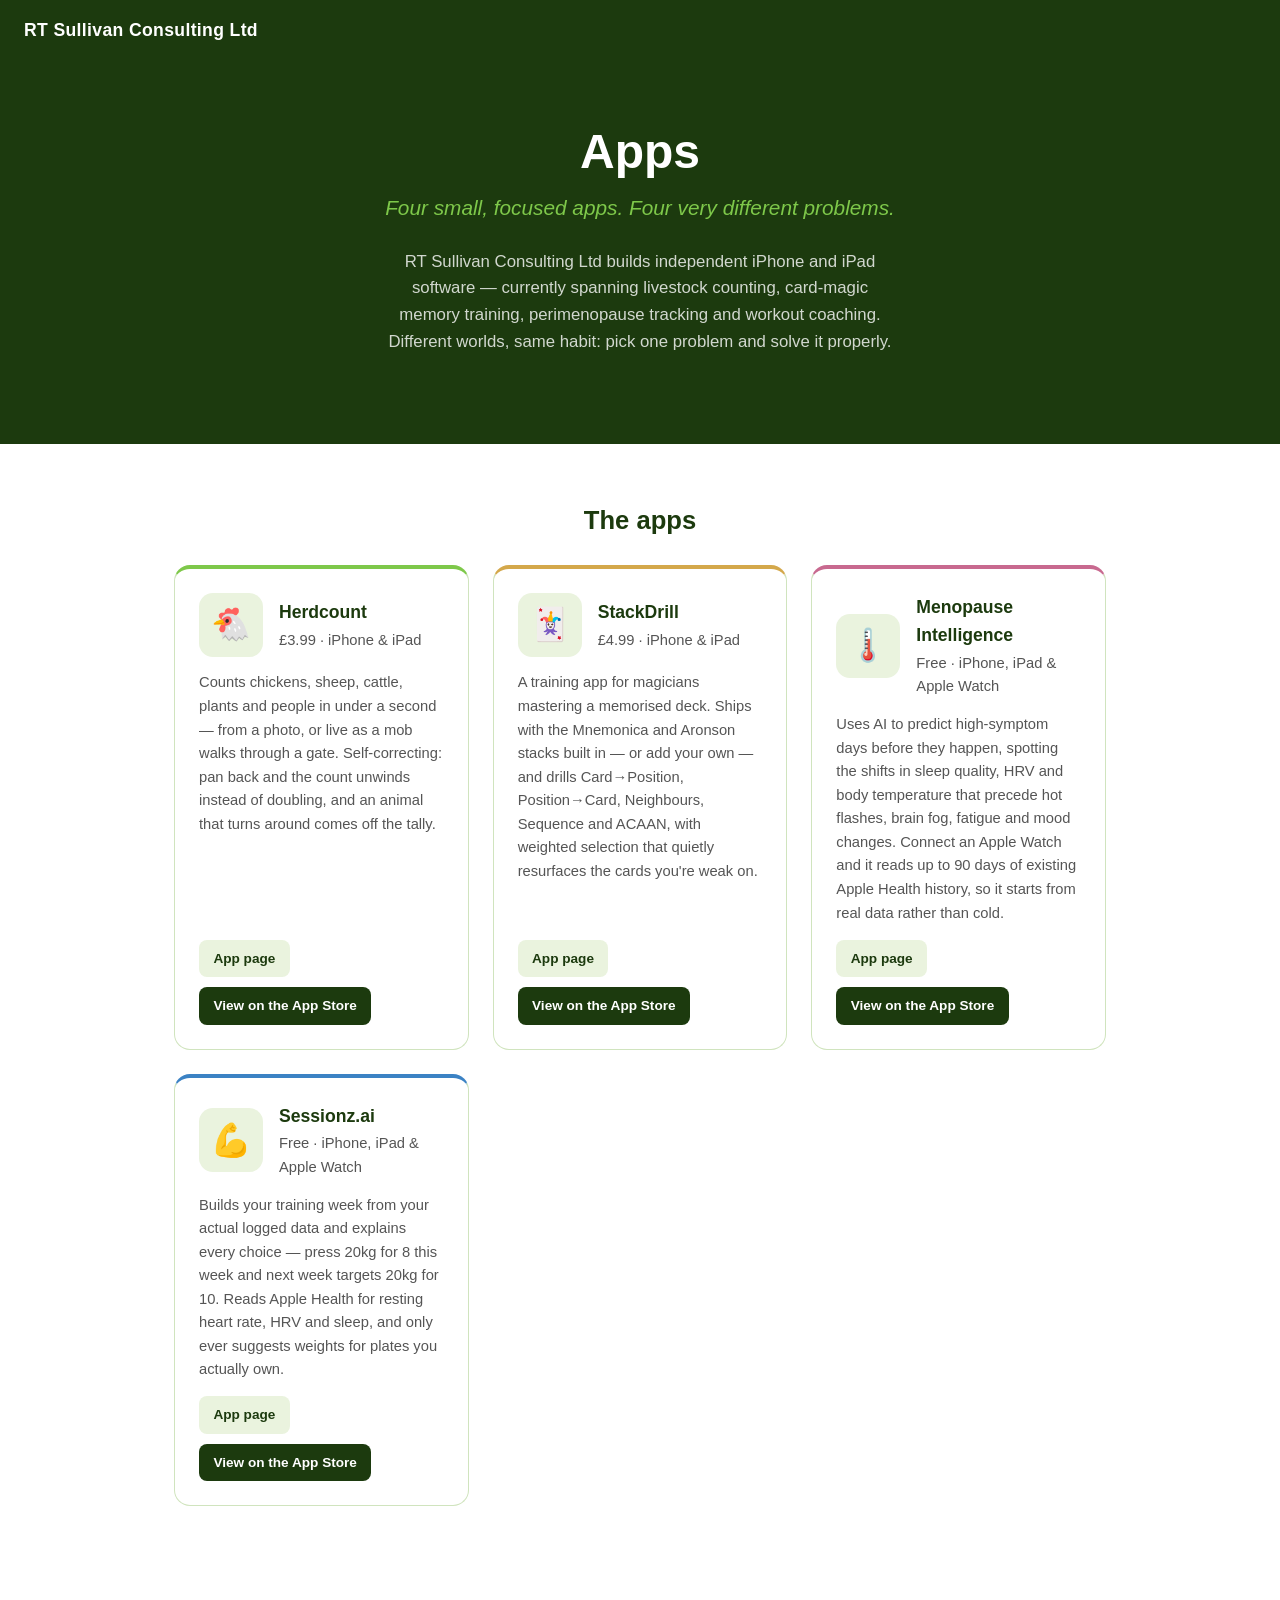
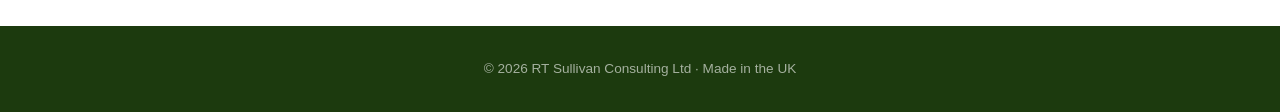
<file: index.html>
<!DOCTYPE html>
<html lang="en">
<head>
  <meta charset="UTF-8">
  <meta name="viewport" content="width=device-width, initial-scale=1.0">
  <title>RT Sullivan Consulting Ltd — Apps</title>
  <meta name="description" content="iPhone and iPad apps by RT Sullivan Consulting Ltd: Herdcount, StackDrill, Menopause Intelligence and Sessionz.ai.">
  <link rel="stylesheet" href="style.css">
</head>
<body>

<nav>
  <a class="nav-brand" href="/">RT Sullivan Consulting Ltd</a>
</nav>

<div class="hero">
  <h1>Apps</h1>
  <p class="hero-tagline">Four small, focused apps. Four very different problems.</p>
  <p class="hero-sub">RT Sullivan Consulting Ltd builds independent iPhone and iPad software — currently
    spanning livestock counting, card-magic memory training, perimenopause tracking and workout
    coaching. Different worlds, same habit: pick one problem and solve it properly.</p>
</div>

<section>
  <div class="container-wide">
    <h2>The apps</h2>
    <div class="app-grid">

      <article class="app-card app-card--herdcount">
        <div class="app-card-top">
          <span class="app-icon">
            <img src="https://is1-ssl.mzstatic.com/image/thumb/Purple211/v4/4e/7c/43/4e7c4391-35ea-5fff-c917-86b00e2a8bb2/AppIcon-0-0-1x_U007ephone-0-1-85-220.png/512x512bb.jpg"
                 alt="Herdcount app icon" width="64" height="64" loading="lazy"
                 onerror="this.replaceWith(Object.assign(document.createElement('span'),{className:'app-icon-fallback',textContent:'🐔'}))">
          </span>
          <div>
            <h3><a href="/herdcount/">Herdcount</a></h3>
            <p class="app-card-meta">£3.99 · iPhone &amp; iPad</p>
          </div>
        </div>
        <p>Counts chickens, sheep, cattle, plants and people in under a second — from a photo, or live
          as a mob walks through a gate. Self-correcting: pan back and the count unwinds instead of
          doubling, and an animal that turns around comes off the tally.</p>
        <div class="app-card-actions">
          <a class="btn-card" href="/herdcount/">App page</a>
          <a class="btn-card btn-card-store" href="https://apps.apple.com/gb/app/herdcount/id6765711537">View on the App Store</a>
        </div>
      </article>

      <article class="app-card app-card--stackdrill">
        <div class="app-card-top">
          <span class="app-icon">
            <img src="https://is1-ssl.mzstatic.com/image/thumb/Purple221/v4/b8/69/ce/b869ce41-003c-0230-00e4-45533e63be98/AppIcon-0-0-1x_U007epad-0-1-85-220.png/512x512bb.jpg"
                 alt="StackDrill app icon" width="64" height="64" loading="lazy"
                 onerror="this.replaceWith(Object.assign(document.createElement('span'),{className:'app-icon-fallback',textContent:'🃏'}))">
          </span>
          <div>
            <h3><a href="/stackdrill/">StackDrill</a></h3>
            <p class="app-card-meta">£4.99 · iPhone &amp; iPad</p>
          </div>
        </div>
        <p>A training app for magicians mastering a memorised deck. Ships with the Mnemonica and
          Aronson stacks built in — or add your own — and drills Card→Position, Position→Card,
          Neighbours, Sequence and ACAAN, with weighted selection that quietly resurfaces the cards
          you're weak on.</p>
        <div class="app-card-actions">
          <a class="btn-card" href="/stackdrill/">App page</a>
          <a class="btn-card btn-card-store" href="https://apps.apple.com/gb/app/stackdrill/id6778773023">View on the App Store</a>
        </div>
      </article>

      <article class="app-card app-card--menopause">
        <div class="app-card-top">
          <span class="app-icon">
            <img src="https://is1-ssl.mzstatic.com/image/thumb/Purple211/v4/60/d1/0f/60d10faf-881b-a87f-53f6-cabb57ddb9d7/AppIcon-0-0-1x_U007epad-0-1-85-220.png/512x512bb.jpg"
                 alt="Menopause Intelligence app icon" width="64" height="64" loading="lazy"
                 onerror="this.replaceWith(Object.assign(document.createElement('span'),{className:'app-icon-fallback',textContent:'🌡️'}))">
          </span>
          <div>
            <h3><a href="/menopause-intelligence/">Menopause Intelligence</a></h3>
            <p class="app-card-meta">Free · iPhone, iPad &amp; Apple Watch</p>
          </div>
        </div>
        <p>Uses AI to predict high-symptom days before they happen, spotting the shifts in sleep
          quality, HRV and body temperature that precede hot flashes, brain fog, fatigue and mood
          changes. Connect an Apple Watch and it reads up to 90 days of existing Apple Health
          history, so it starts from real data rather than cold.</p>
        <div class="app-card-actions">
          <a class="btn-card" href="/menopause-intelligence/">App page</a>
          <a class="btn-card btn-card-store" href="https://apps.apple.com/gb/app/menopause-intelligence/id6766575760">View on the App Store</a>
        </div>
      </article>

      <article class="app-card app-card--sessionz">
        <div class="app-card-top">
          <span class="app-icon">
            <img src="https://is1-ssl.mzstatic.com/image/thumb/Purple211/v4/2e/72/d3/2e72d3fe-0c80-b4eb-b844-c460d8d3d218/AppIcon-0-0-1x_U007ephone-0-1-85-220.png/512x512bb.jpg"
                 alt="Sessionz.ai app icon" width="64" height="64" loading="lazy"
                 onerror="this.replaceWith(Object.assign(document.createElement('span'),{className:'app-icon-fallback',textContent:'💪'}))">
          </span>
          <div>
            <h3><a href="/sessionz/">Sessionz.ai</a></h3>
            <p class="app-card-meta">Free · iPhone, iPad &amp; Apple Watch</p>
          </div>
        </div>
        <p>Builds your training week from your actual logged data and explains every choice — press
          20kg for 8 this week and next week targets 20kg for 10. Reads Apple Health for resting
          heart rate, HRV and sleep, and only ever suggests weights for plates you actually own.</p>
        <div class="app-card-actions">
          <a class="btn-card" href="/sessionz/">App page</a>
          <a class="btn-card btn-card-store" href="https://apps.apple.com/gb/app/sessionz-ai-ai-workout-coach/id6778076527">View on the App Store</a>
        </div>
      </article>

    </div>
  </div>
</section>

<footer>
  <div class="container">
    <p>© 2026 RT Sullivan Consulting Ltd · Made in the UK</p>
  </div>
</footer>

</body>
</html>
</file>
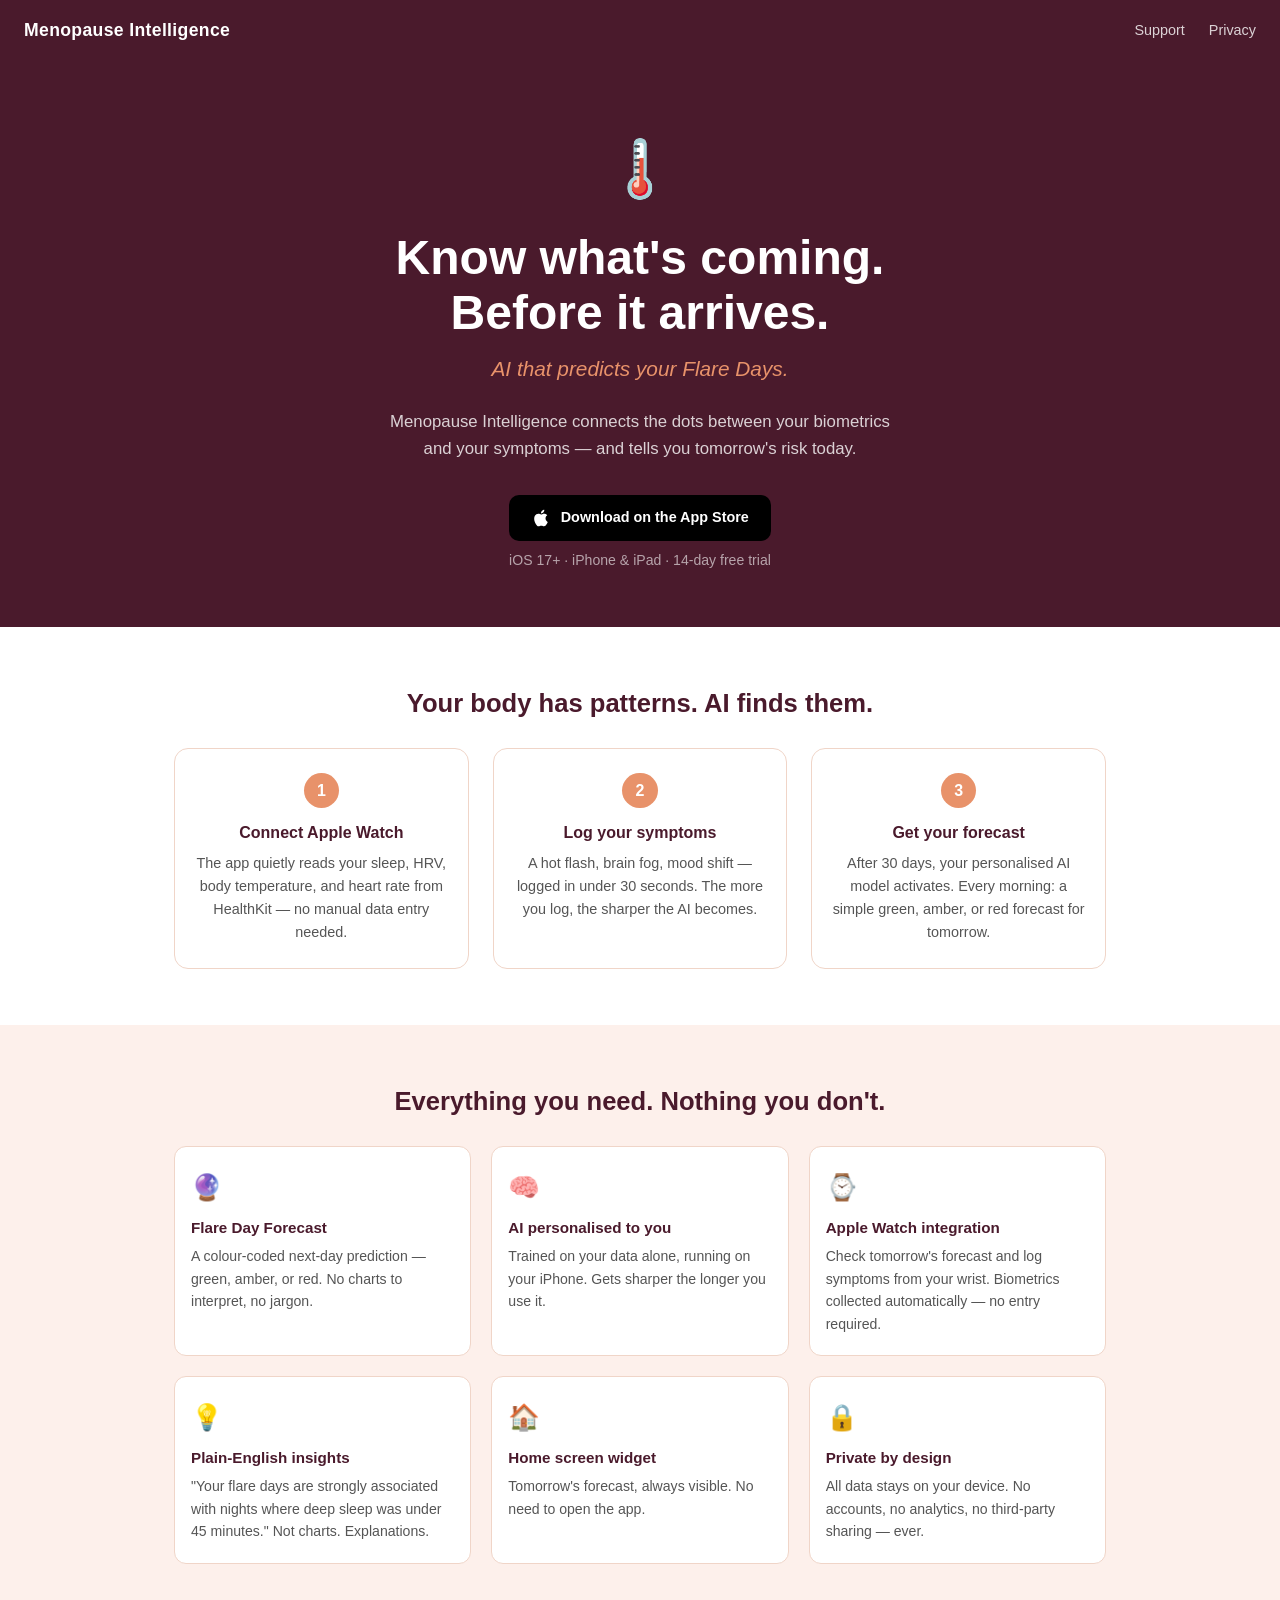
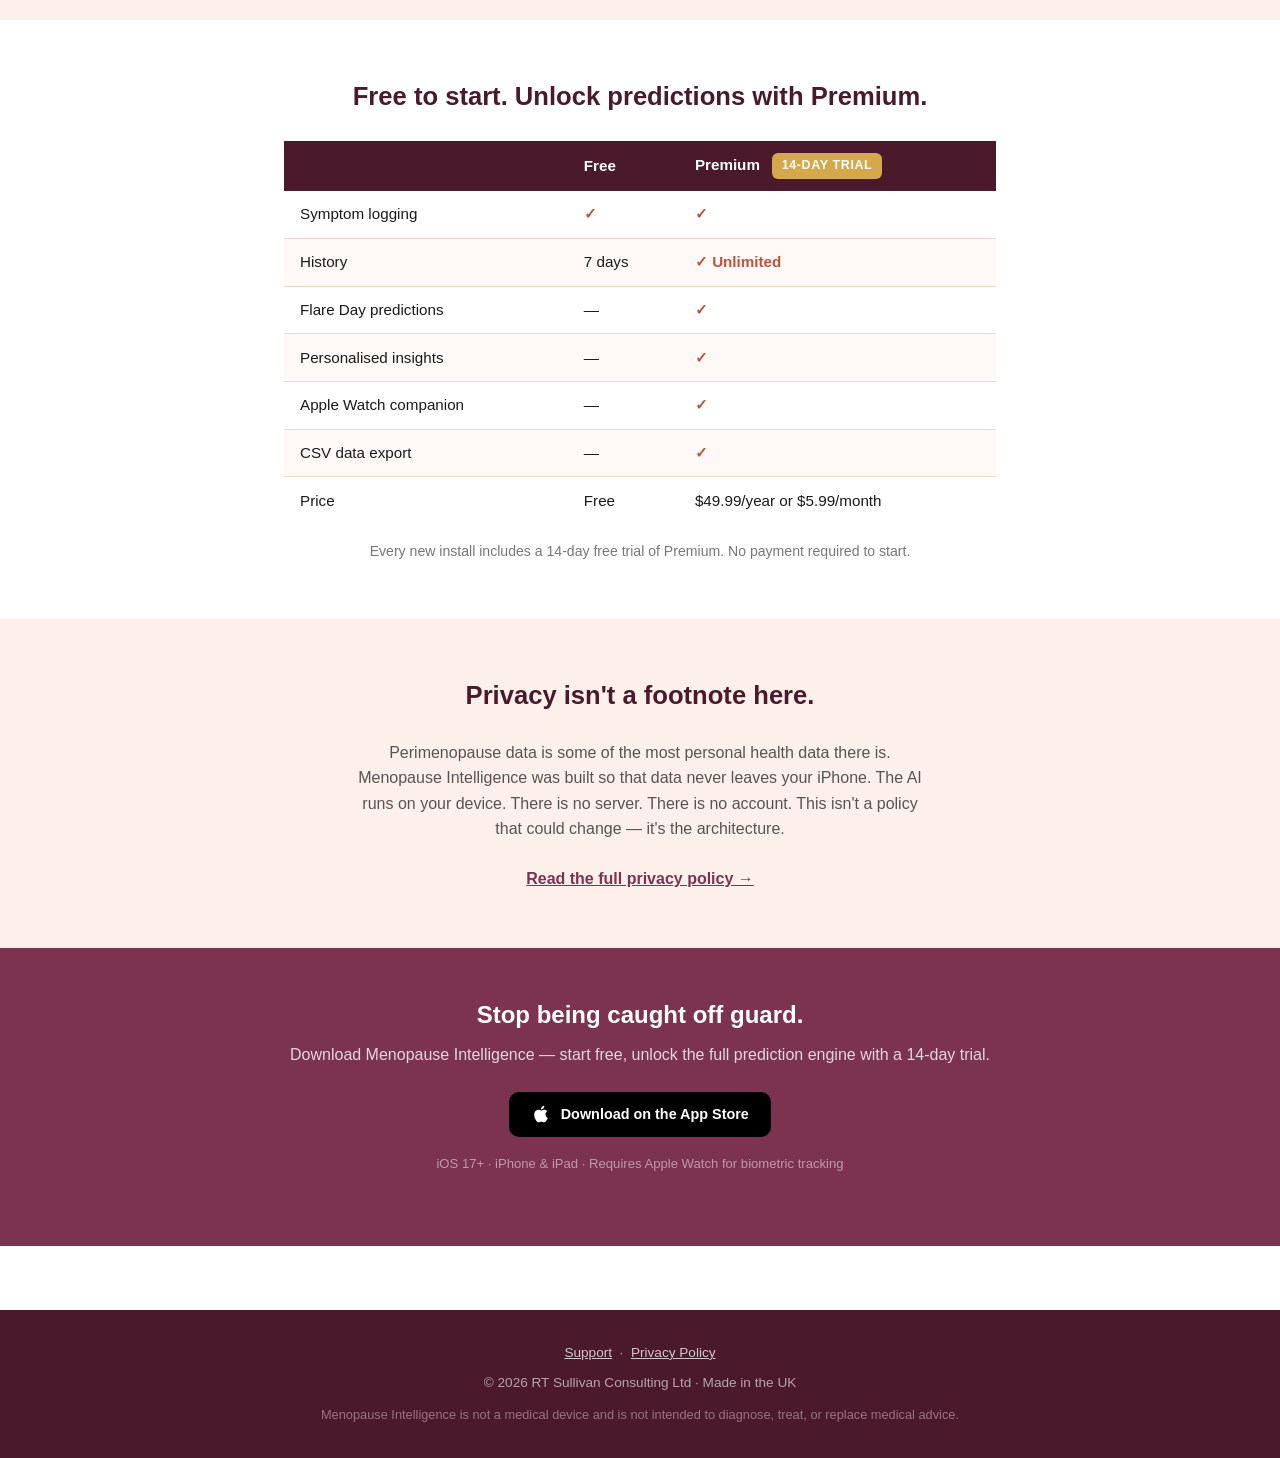
<file: menopause-intelligence/index.html>
<!DOCTYPE html>
<html lang="en">
<head>
  <meta charset="UTF-8">
  <meta name="viewport" content="width=device-width, initial-scale=1.0">
  <title>Menopause Intelligence — Predict your Flare Days with AI</title>
  <meta name="description" content="On-device AI that predicts your high-symptom days before they happen. Private, offline, personalised to you.">
  <link rel="stylesheet" href="../style.css">
  <style>
    :root {
      --forest:    #4A1A2C;
      --meadow:    #7B3350;
      --lime:      #E8926A;
      --highlight: #F0B08A;
      --tint:      #FDF0EB;
      --straw:     #D4A84B;
      --border:    #F0D5C8;
    }

    a { color: var(--meadow); }
    a:hover { color: var(--lime); }

    .nav-links a:hover { color: var(--lime); }

    .hero-tagline { color: var(--lime); }

    .btn-primary {
      background: var(--lime);
      color: #fff;
    }
    .btn-primary:hover { background: var(--highlight); color: #fff; }

    .step-num {
      background: var(--lime);
      color: #fff;
    }

    section:nth-child(even) { background: var(--tint); }

    section h2 { color: var(--forest); }

    .step { border-color: var(--border); }
    .step h3 { color: var(--forest); }

    .feature { border-color: var(--border); }
    .feature h3 { color: var(--forest); }

    .compare th { background: var(--forest); }
    .compare tr:nth-child(even) td { background: rgba(232,146,106,0.06); }
    .compare td { border-color: var(--border); }
    .check { color: #C0523A; }

    .cta-strip { background: var(--meadow); }

    footer { background: var(--forest); }

    .page-header { background: var(--forest); }

    .page-body h2 {
      color: var(--forest);
      border-color: var(--tint);
    }
    .page-body a { color: var(--meadow); }

    .qa dt { color: var(--forest); }

    .trial-badge {
      display: inline-block;
      background: var(--straw);
      color: #fff;
      font-size: 0.78rem;
      font-weight: 700;
      padding: 0.2rem 0.6rem;
      border-radius: 6px;
      letter-spacing: 0.05em;
      text-transform: uppercase;
      margin-left: 0.5rem;
      vertical-align: middle;
    }

    .pricing-note {
      font-size: 0.88rem;
      color: rgba(255,255,255,0.6);
      margin-top: 0.5rem;
    }
  </style>
</head>
<body>

<nav>
  <a class="nav-brand" href="/menopause-intelligence/">Menopause Intelligence</a>
  <ul class="nav-links">
    <li><a href="/menopause-intelligence/support/">Support</a></li>
    <li><a href="/menopause-intelligence/privacy/">Privacy</a></li>
  </ul>
</nav>

<!-- Hero -->
<div class="hero">
  <span class="hero-icon">🌡️</span>
  <h1>Know what's coming.<br>Before it arrives.</h1>
  <p class="hero-tagline">AI that predicts your Flare Days.</p>
  <p class="hero-sub">Menopause Intelligence connects the dots between your biometrics and your symptoms — and tells you tomorrow's risk today.</p>
  <div class="btn-group">
    <a href="https://apps.apple.com/gb/app/menopause-intelligence/id6766575760" class="store-badge" aria-label="Download on the App Store">
      <svg width="20" height="20" viewBox="0 0 24 24" fill="white" aria-hidden="true">
        <path d="M18.71 19.5c-.83 1.24-1.71 2.45-3.05 2.47-1.34.03-1.77-.79-3.29-.79-1.53 0-2 .77-3.27.82-1.31.05-2.3-1.32-3.14-2.53C4.25 17 2.94 12.45 4.7 9.39c.87-1.52 2.43-2.48 4.12-2.51 1.28-.02 2.5.87 3.29.87.78 0 2.26-1.07 3.8-.91.65.03 2.47.26 3.64 1.98-.09.06-2.17 1.28-2.15 3.81.03 3.02 2.65 4.03 2.68 4.04-.03.07-.42 1.44-1.38 2.83M13 3.5c.73-.83 1.94-1.46 2.94-1.5.13 1.17-.34 2.35-1.04 3.19-.69.85-1.83 1.51-2.95 1.42-.15-1.15.41-2.35 1.05-3.11z"/>
      </svg>
      Download on the App Store
    </a>
  </div>
  <p class="pricing-note">iOS 17+ · iPhone &amp; iPad · 14-day free trial</p>
</div>

<!-- How it works -->
<section>
  <div class="container-wide">
    <h2>Your body has patterns. AI finds them.</h2>
    <div class="steps">
      <div class="step">
        <div class="step-num">1</div>
        <h3>Connect Apple Watch</h3>
        <p>The app quietly reads your sleep, HRV, body temperature, and heart rate from HealthKit — no manual data entry needed.</p>
      </div>
      <div class="step">
        <div class="step-num">2</div>
        <h3>Log your symptoms</h3>
        <p>A hot flash, brain fog, mood shift — logged in under 30 seconds. The more you log, the sharper the AI becomes.</p>
      </div>
      <div class="step">
        <div class="step-num">3</div>
        <h3>Get your forecast</h3>
        <p>After 30 days, your personalised AI model activates. Every morning: a simple green, amber, or red forecast for tomorrow.</p>
      </div>
    </div>
  </div>
</section>

<!-- Features -->
<section>
  <div class="container-wide">
    <h2>Everything you need. Nothing you don't.</h2>
    <div class="features">
      <div class="feature">
        <span class="feature-icon">🔮</span>
        <h3>Flare Day Forecast</h3>
        <p>A colour-coded next-day prediction — green, amber, or red. No charts to interpret, no jargon.</p>
      </div>
      <div class="feature">
        <span class="feature-icon">🧠</span>
        <h3>AI personalised to you</h3>
        <p>Trained on your data alone, running on your iPhone. Gets sharper the longer you use it.</p>
      </div>
      <div class="feature">
        <span class="feature-icon">⌚</span>
        <h3>Apple Watch integration</h3>
        <p>Check tomorrow's forecast and log symptoms from your wrist. Biometrics collected automatically — no entry required.</p>
      </div>
      <div class="feature">
        <span class="feature-icon">💡</span>
        <h3>Plain-English insights</h3>
        <p>"Your flare days are strongly associated with nights where deep sleep was under 45 minutes." Not charts. Explanations.</p>
      </div>
      <div class="feature">
        <span class="feature-icon">🏠</span>
        <h3>Home screen widget</h3>
        <p>Tomorrow's forecast, always visible. No need to open the app.</p>
      </div>
      <div class="feature">
        <span class="feature-icon">🔒</span>
        <h3>Private by design</h3>
        <p>All data stays on your device. No accounts, no analytics, no third-party sharing — ever.</p>
      </div>
    </div>
  </div>
</section>

<!-- Pricing -->
<section>
  <div class="container">
    <h2>Free to start. Unlock predictions with Premium.</h2>
    <table class="compare">
      <thead>
        <tr>
          <th></th>
          <th>Free</th>
          <th>Premium <span class="trial-badge">14-day trial</span></th>
        </tr>
      </thead>
      <tbody>
        <tr>
          <td>Symptom logging</td>
          <td class="check">✓</td>
          <td class="check">✓</td>
        </tr>
        <tr>
          <td>History</td>
          <td>7 days</td>
          <td class="check">✓ Unlimited</td>
        </tr>
        <tr>
          <td>Flare Day predictions</td>
          <td>—</td>
          <td class="check">✓</td>
        </tr>
        <tr>
          <td>Personalised insights</td>
          <td>—</td>
          <td class="check">✓</td>
        </tr>
        <tr>
          <td>Apple Watch companion</td>
          <td>—</td>
          <td class="check">✓</td>
        </tr>
        <tr>
          <td>CSV data export</td>
          <td>—</td>
          <td class="check">✓</td>
        </tr>
        <tr>
          <td>Price</td>
          <td>Free</td>
          <td>$49.99/year or $5.99/month</td>
        </tr>
      </tbody>
    </table>
    <p style="text-align:center; margin-top:1rem; font-size:0.88rem; color:#777;">Every new install includes a 14-day free trial of Premium. No payment required to start.</p>
  </div>
</section>

<!-- Privacy callout -->
<section>
  <div class="container">
    <h2>Privacy isn't a footnote here.</h2>
    <p style="text-align:center; max-width:580px; margin:0 auto 1.5rem; color:#555;">Perimenopause data is some of the most personal health data there is. Menopause Intelligence was built so that data never leaves your iPhone. The AI runs on your device. There is no server. There is no account. This isn't a policy that could change — it's the architecture.</p>
    <p style="text-align:center;">
      <a href="/menopause-intelligence/privacy/" style="font-weight:700;">Read the full privacy policy →</a>
    </p>
  </div>
</section>

<!-- CTA -->
<div class="cta-strip">
  <div class="container">
    <h2>Stop being caught off guard.</h2>
    <p>Download Menopause Intelligence — start free, unlock the full prediction engine with a 14-day trial.</p>
    <a href="https://apps.apple.com/gb/app/menopause-intelligence/id6766575760" class="store-badge" aria-label="Download on the App Store">
      <svg width="20" height="20" viewBox="0 0 24 24" fill="white" aria-hidden="true">
        <path d="M18.71 19.5c-.83 1.24-1.71 2.45-3.05 2.47-1.34.03-1.77-.79-3.29-.79-1.53 0-2 .77-3.27.82-1.31.05-2.3-1.32-3.14-2.53C4.25 17 2.94 12.45 4.7 9.39c.87-1.52 2.43-2.48 4.12-2.51 1.28-.02 2.5.87 3.29.87.78 0 2.26-1.07 3.8-.91.65.03 2.47.26 3.64 1.98-.09.06-2.17 1.28-2.15 3.81.03 3.02 2.65 4.03 2.68 4.04-.03.07-.42 1.44-1.38 2.83M13 3.5c.73-.83 1.94-1.46 2.94-1.5.13 1.17-.34 2.35-1.04 3.19-.69.85-1.83 1.51-2.95 1.42-.15-1.15.41-2.35 1.05-3.11z"/>
      </svg>
      Download on the App Store
    </a>
    <p style="margin-top:1rem; font-size:0.82rem; color:rgba(255,255,255,0.5);">iOS 17+ · iPhone &amp; iPad · Requires Apple Watch for biometric tracking</p>
  </div>
</div>

<footer>
  <div class="container">
    <p>
      <a href="/menopause-intelligence/support/">Support</a> &nbsp;·&nbsp;
      <a href="/menopause-intelligence/privacy/">Privacy Policy</a>
    </p>
    <p style="margin-top:0.5rem;">© 2026 RT Sullivan Consulting Ltd · Made in the UK</p>
    <p style="margin-top:0.75rem; font-size:0.8rem; color:rgba(255,255,255,0.4);">Menopause Intelligence is not a medical device and is not intended to diagnose, treat, or replace medical advice.</p>
  </div>
</footer>

</body>
</html>
</file>
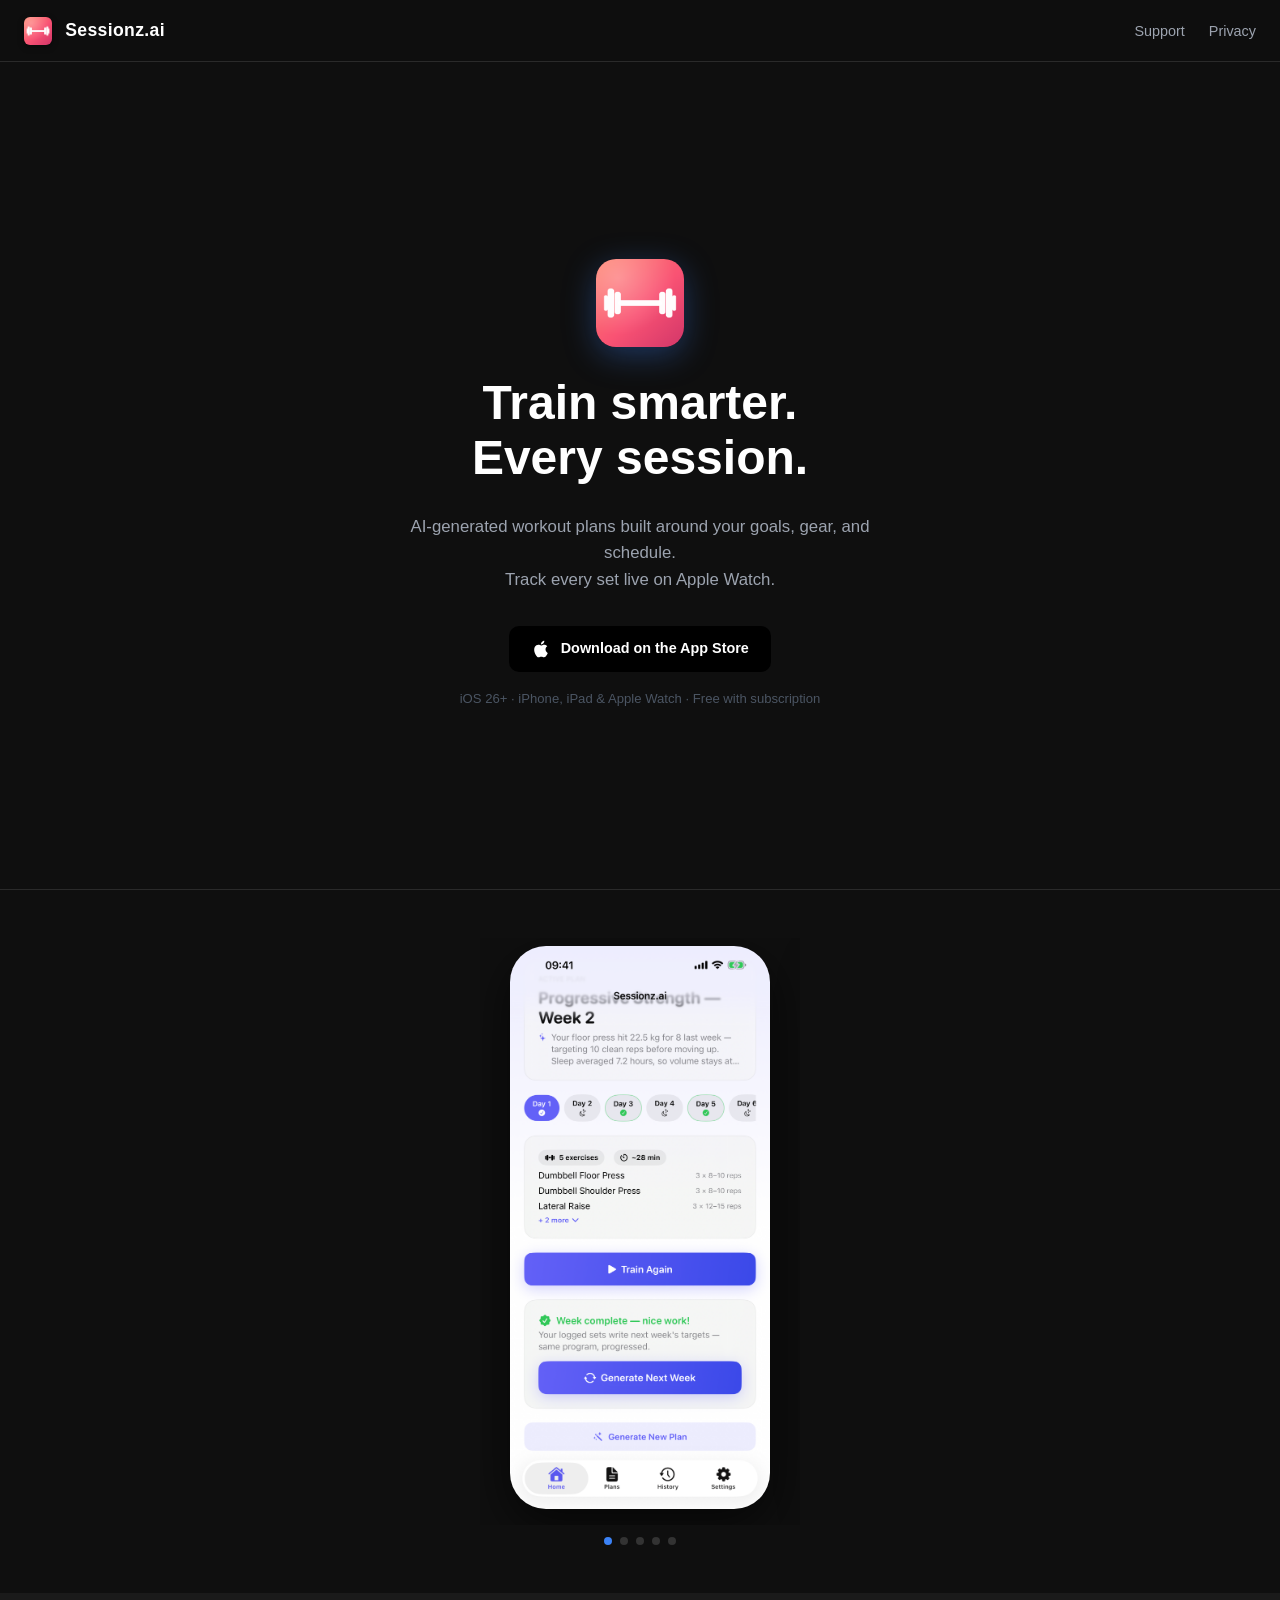
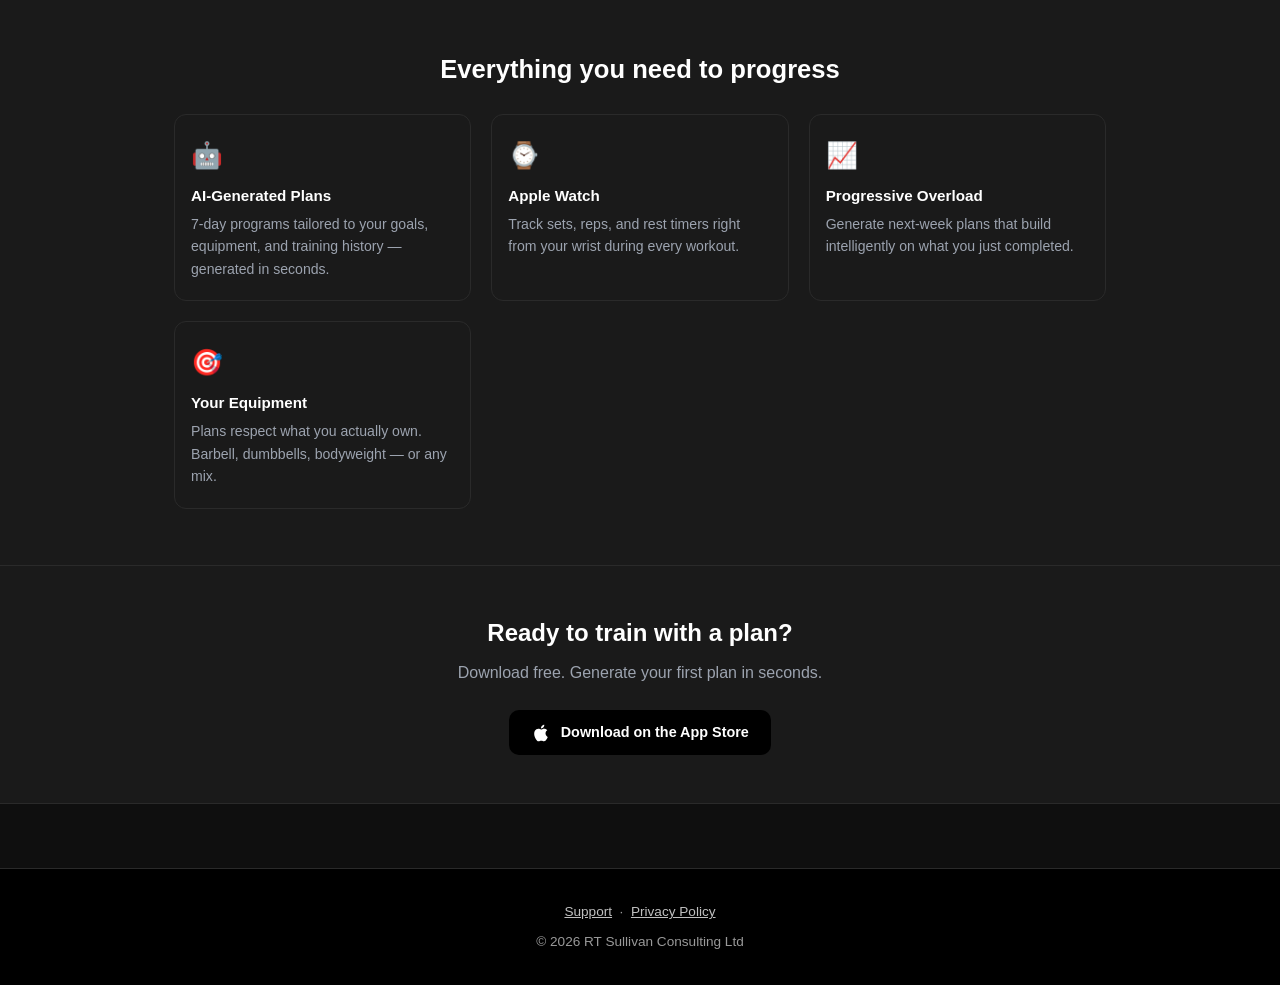
<file: sessionz/index.html>
<!DOCTYPE html>
<html lang="en">
<head>
  <meta charset="UTF-8">
  <meta name="viewport" content="width=device-width, initial-scale=1.0">
  <title>Sessionz.ai — AI Workout Plans for iPhone &amp; Apple Watch</title>
  <meta name="description" content="AI-generated 7-day workout plans tailored to your goals, equipment, and training history. Track sessions live on Apple Watch.">
  <link rel="stylesheet" href="../style.css">
  <link rel="stylesheet" href="style.css">
</head>
<body>

<nav>
  <a class="nav-brand" href="/sessionz/">
    <img src="/sessionz/icon.png" width="28" height="28" alt="" style="border-radius:6px; vertical-align:middle; margin-right:0.5rem; box-shadow:0 2px 6px rgba(0,0,0,0.4);">
    Sessionz.ai
  </a>
  <ul class="nav-links">
    <li><a href="/sessionz/support/">Support</a></li>
    <li><a href="/sessionz/privacy/">Privacy</a></li>
  </ul>
</nav>

<div class="hero">
  <img src="/sessionz/icon.png" width="88" height="88" alt="Sessionz.ai app icon"
    style="border-radius:20px; margin-bottom:1.75rem; box-shadow:0 8px 32px rgba(59,130,246,0.35);">
  <h1>Train smarter.<br>Every session.</h1>
  <p class="hero-sub" style="margin-top:1rem; margin-bottom:2rem;">
    AI-generated workout plans built around your goals, gear, and schedule.<br>
    Track every set live on Apple Watch.
  </p>
  <a href="https://apps.apple.com/gb/app/sessionz-ai-ai-workout-coach/id6778076527" class="store-badge" aria-label="Download Sessionz.ai on the App Store">
    <svg width="20" height="20" viewBox="0 0 24 24" fill="white" aria-hidden="true">
      <path d="M18.71 19.5c-.83 1.24-1.71 2.45-3.05 2.47-1.34.03-1.77-.79-3.29-.79-1.53 0-2 .77-3.27.82-1.31.05-2.3-1.32-3.14-2.53C4.25 17 2.94 12.45 4.7 9.39c.87-1.52 2.43-2.48 4.12-2.51 1.28-.02 2.5.87 3.29.87.78 0 2.26-1.07 3.8-.91.65.03 2.47.26 3.64 1.98-.09.06-2.17 1.28-2.15 3.81.03 3.02 2.65 4.03 2.68 4.04-.03.07-.42 1.44-1.38 2.83M13 3.5c.73-.83 1.94-1.46 2.94-1.5.13 1.17-.34 2.35-1.04 3.19-.69.85-1.83 1.51-2.95 1.42-.15-1.15.41-2.35 1.05-3.11z"/>
    </svg>
    Download on the App Store
  </a>
  <p style="margin-top:1rem; font-size:0.82rem; color:#4b5563;">iOS 26+ · iPhone, iPad &amp; Apple Watch · Free with subscription</p>
</div>

<!-- Screenshot carousel -->
<section class="sz-carousel-section">
  <div class="sz-carousel" id="szCarousel">
    <figure class="sz-carousel-item">
      <img src="/sessionz/screenshots/01_home_week_complete.png" alt="Sessionz.ai home screen showing a completed week">
    </figure>
    <figure class="sz-carousel-item">
      <img src="/sessionz/screenshots/02_home_active_plan.png" alt="Sessionz.ai home screen with an active plan">
    </figure>
    <figure class="sz-carousel-item">
      <img src="/sessionz/screenshots/03_session_player.png" alt="Sessionz.ai session player during a workout">
    </figure>
    <figure class="sz-carousel-item">
      <img src="/sessionz/screenshots/04_session_summary_pr.png" alt="Sessionz.ai session summary showing a personal record">
    </figure>
    <figure class="sz-carousel-item">
      <img src="/sessionz/screenshots/05_equipment.png" alt="Sessionz.ai equipment selection screen">
    </figure>
  </div>
  <div class="sz-dots" id="szDots">
    <button class="active" aria-label="Screenshot 1"></button>
    <button aria-label="Screenshot 2"></button>
    <button aria-label="Screenshot 3"></button>
    <button aria-label="Screenshot 4"></button>
    <button aria-label="Screenshot 5"></button>
  </div>
</section>

<!-- Features -->
<section>
  <div class="container-wide">
    <h2>Everything you need to progress</h2>
    <div class="features">
      <div class="feature">
        <span class="feature-icon">🤖</span>
        <h3>AI-Generated Plans</h3>
        <p>7-day programs tailored to your goals, equipment, and training history — generated in seconds.</p>
      </div>
      <div class="feature">
        <span class="feature-icon">⌚</span>
        <h3>Apple Watch</h3>
        <p>Track sets, reps, and rest timers right from your wrist during every workout.</p>
      </div>
      <div class="feature">
        <span class="feature-icon">📈</span>
        <h3>Progressive Overload</h3>
        <p>Generate next-week plans that build intelligently on what you just completed.</p>
      </div>
      <div class="feature">
        <span class="feature-icon">🎯</span>
        <h3>Your Equipment</h3>
        <p>Plans respect what you actually own. Barbell, dumbbells, bodyweight — or any mix.</p>
      </div>
    </div>
  </div>
</section>

<!-- CTA -->
<div class="cta-strip">
  <div class="container">
    <h2>Ready to train with a plan?</h2>
    <p>Download free. Generate your first plan in seconds.</p>
    <a href="https://apps.apple.com/gb/app/sessionz-ai-ai-workout-coach/id6778076527" class="store-badge" aria-label="Download Sessionz.ai on the App Store">
      <svg width="20" height="20" viewBox="0 0 24 24" fill="white" aria-hidden="true">
        <path d="M18.71 19.5c-.83 1.24-1.71 2.45-3.05 2.47-1.34.03-1.77-.79-3.29-.79-1.53 0-2 .77-3.27.82-1.31.05-2.3-1.32-3.14-2.53C4.25 17 2.94 12.45 4.7 9.39c.87-1.52 2.43-2.48 4.12-2.51 1.28-.02 2.5.87 3.29.87.78 0 2.26-1.07 3.8-.91.65.03 2.47.26 3.64 1.98-.09.06-2.17 1.28-2.15 3.81.03 3.02 2.65 4.03 2.68 4.04-.03.07-.42 1.44-1.38 2.83M13 3.5c.73-.83 1.94-1.46 2.94-1.5.13 1.17-.34 2.35-1.04 3.19-.69.85-1.83 1.51-2.95 1.42-.15-1.15.41-2.35 1.05-3.11z"/>
      </svg>
      Download on the App Store
    </a>
  </div>
</div>

<footer>
  <div class="container">
    <p>
      <a href="/sessionz/support/">Support</a> &nbsp;·&nbsp;
      <a href="/sessionz/privacy/">Privacy Policy</a>
    </p>
    <p style="margin-top:0.5rem;">© 2026 RT Sullivan Consulting Ltd</p>
  </div>
</footer>

<script>
  const carousel = document.getElementById('szCarousel');
  const dots = document.querySelectorAll('#szDots button');
  const items = carousel.querySelectorAll('.sz-carousel-item');
  const obs = new IntersectionObserver(entries => {
    entries.forEach(e => {
      if (e.isIntersecting) {
        const i = [...items].indexOf(e.target);
        dots.forEach((d, j) => d.classList.toggle('active', i === j));
      }
    });
  }, { root: carousel, threshold: 0.5 });
  items.forEach(item => obs.observe(item));
</script>
</body>
</html>
</file>
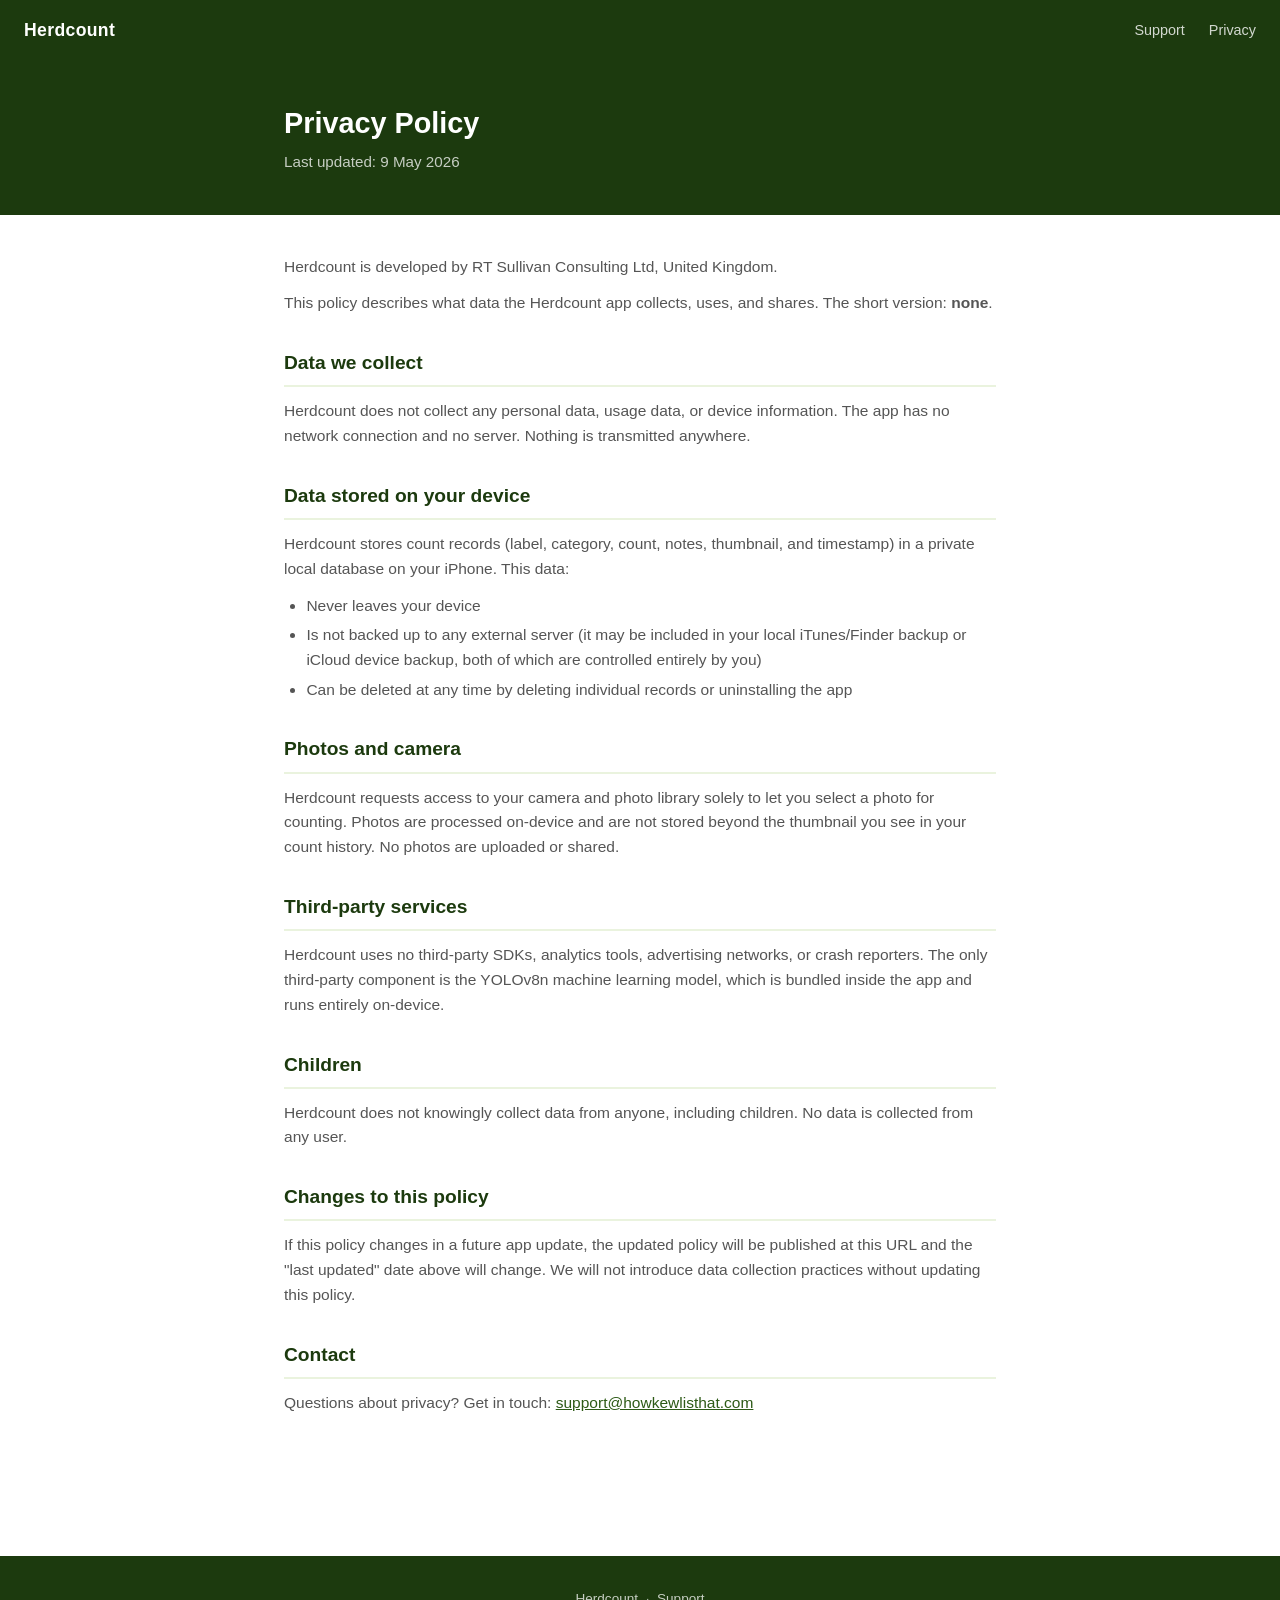
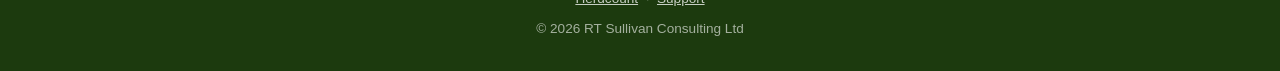
<file: herdcount/privacy/index.html>
<!DOCTYPE html>
<html lang="en">
<head>
  <meta charset="UTF-8">
  <meta name="viewport" content="width=device-width, initial-scale=1.0">
  <title>Herdcount Privacy Policy</title>
  <meta name="description" content="Privacy policy for the Herdcount app. No data is collected.">
  <link rel="stylesheet" href="../../style.css">
</head>
<body>

<nav>
  <a class="nav-brand" href="/herdcount/">Herdcount</a>
  <ul class="nav-links">
    <li><a href="/herdcount/support/">Support</a></li>
    <li><a href="/herdcount/privacy/">Privacy</a></li>
  </ul>
</nav>

<div class="page-header">
  <div class="container">
    <h1>Privacy Policy</h1>
    <p>Last updated: 9 May 2026</p>
  </div>
</div>

<div class="page-body">
  <div class="container">

    <p>Herdcount is developed by RT Sullivan Consulting Ltd, United Kingdom.</p>
    <p>This policy describes what data the Herdcount app collects, uses, and shares. The short version: <strong>none</strong>.</p>

    <h2>Data we collect</h2>
    <p>Herdcount does not collect any personal data, usage data, or device information. The app has no network connection and no server. Nothing is transmitted anywhere.</p>

    <h2>Data stored on your device</h2>
    <p>Herdcount stores count records (label, category, count, notes, thumbnail, and timestamp) in a private local database on your iPhone. This data:</p>
    <ul>
      <li>Never leaves your device</li>
      <li>Is not backed up to any external server (it may be included in your local iTunes/Finder backup or iCloud device backup, both of which are controlled entirely by you)</li>
      <li>Can be deleted at any time by deleting individual records or uninstalling the app</li>
    </ul>

    <h2>Photos and camera</h2>
    <p>Herdcount requests access to your camera and photo library solely to let you select a photo for counting. Photos are processed on-device and are not stored beyond the thumbnail you see in your count history. No photos are uploaded or shared.</p>

    <h2>Third-party services</h2>
    <p>Herdcount uses no third-party SDKs, analytics tools, advertising networks, or crash reporters. The only third-party component is the YOLOv8n machine learning model, which is bundled inside the app and runs entirely on-device.</p>

    <h2>Children</h2>
    <p>Herdcount does not knowingly collect data from anyone, including children. No data is collected from any user.</p>

    <h2>Changes to this policy</h2>
    <p>If this policy changes in a future app update, the updated policy will be published at this URL and the "last updated" date above will change. We will not introduce data collection practices without updating this policy.</p>

    <h2>Contact</h2>
    <p>Questions about privacy? Get in touch: <a href="mailto:support@howkewlisthat.com">support@howkewlisthat.com</a></p>

  </div>
</div>

<footer>
  <div class="container">
    <p>
      <a href="/herdcount/">Herdcount</a> &nbsp;·&nbsp;
      <a href="/herdcount/support/">Support</a>
    </p>
    <p style="margin-top:0.5rem;">© 2026 RT Sullivan Consulting Ltd</p>
  </div>
</footer>

</body>
</html>
</file>
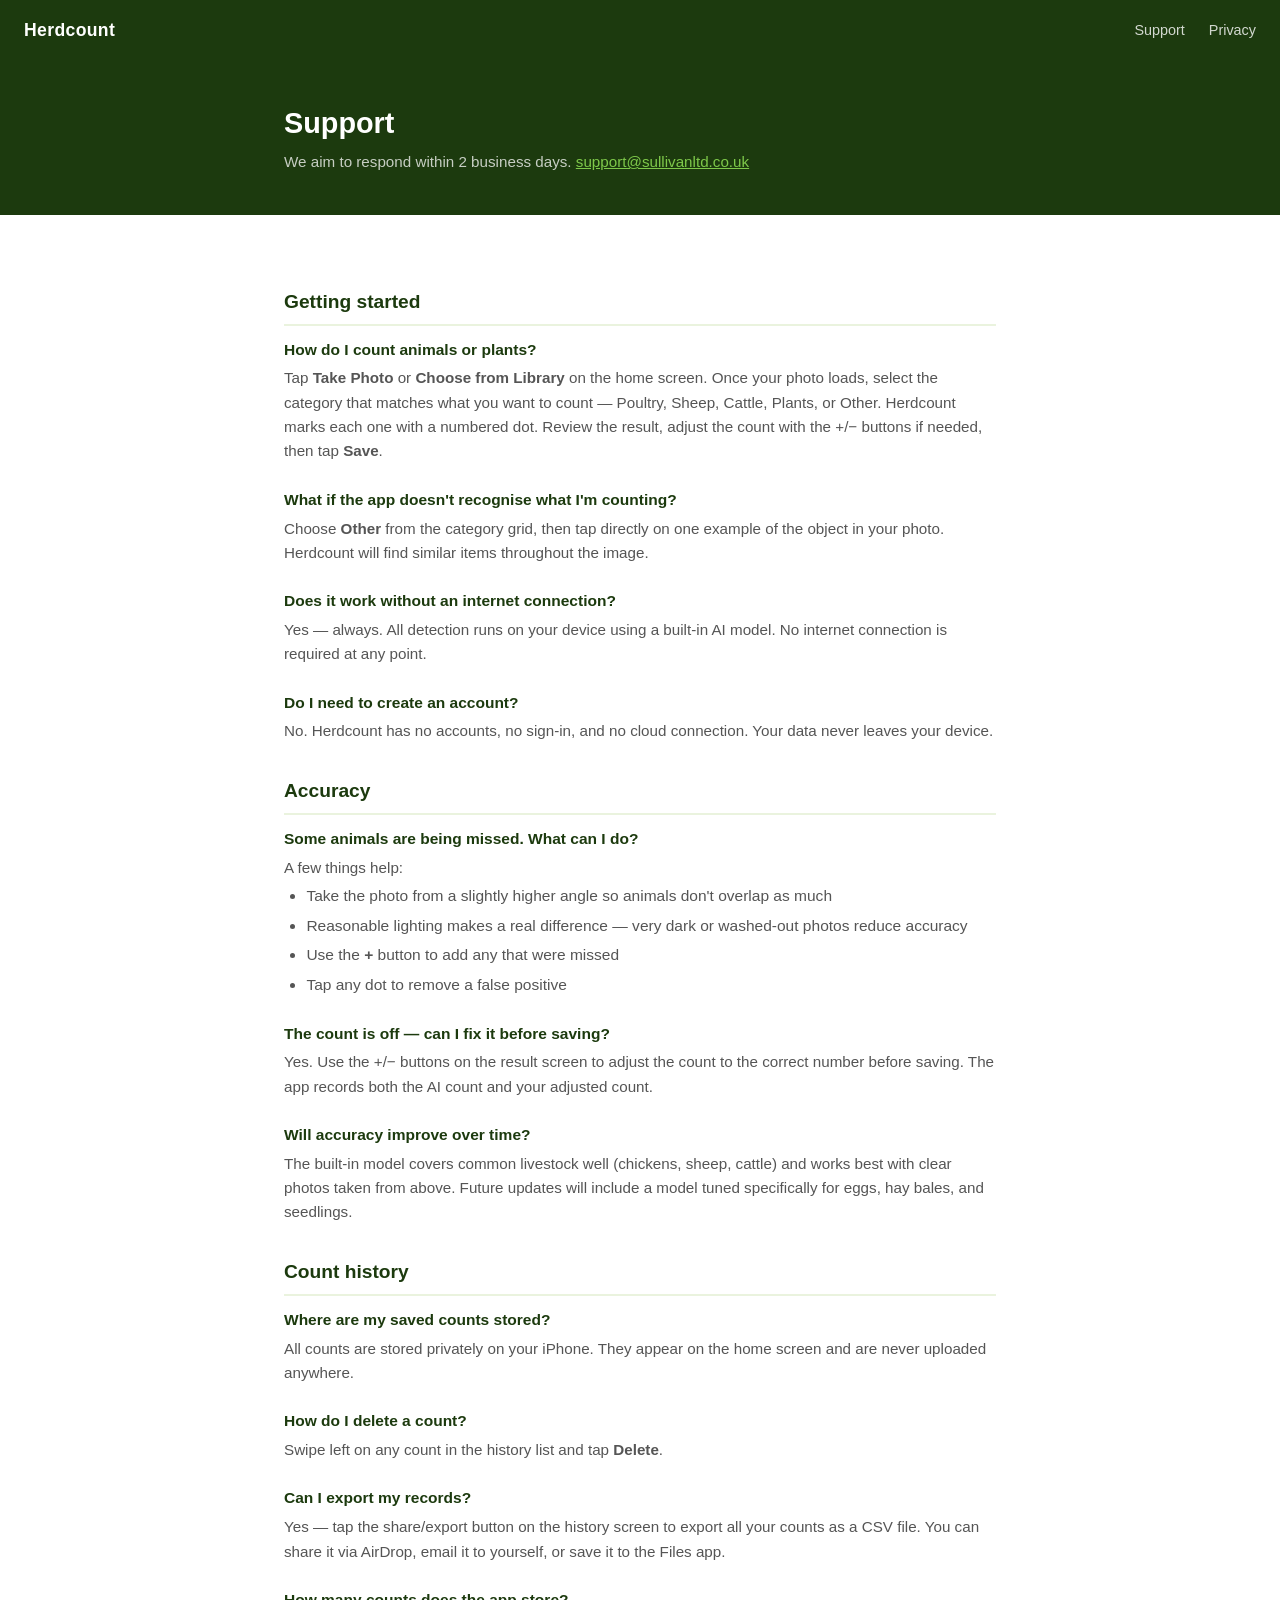
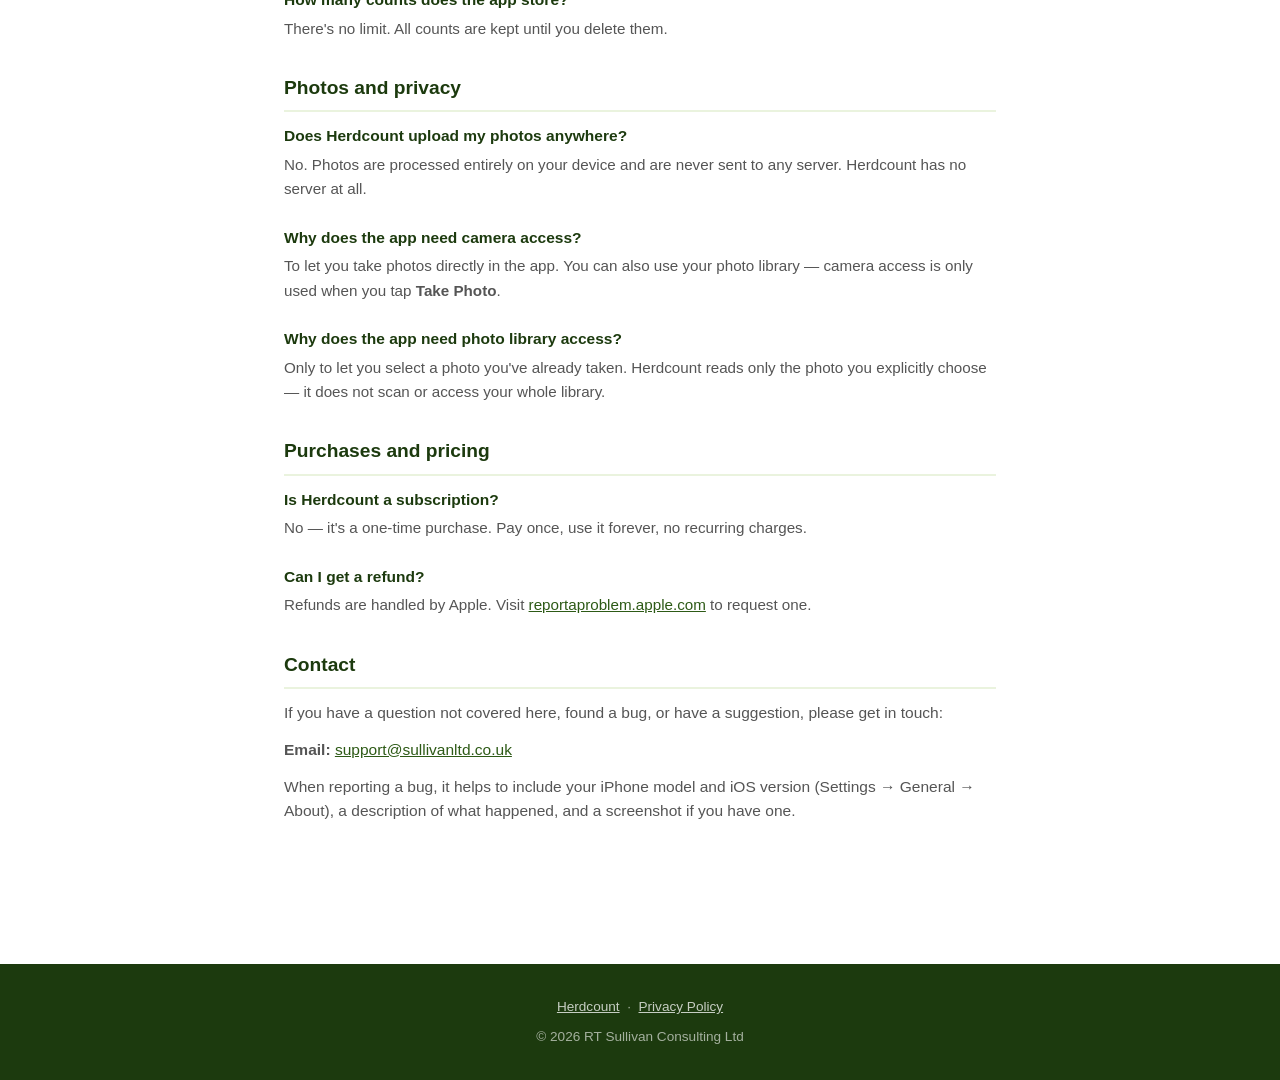
<file: herdcount/support/index.html>
<!DOCTYPE html>
<html lang="en">
<head>
  <meta charset="UTF-8">
  <meta name="viewport" content="width=device-width, initial-scale=1.0">
  <title>Herdcount Support</title>
  <meta name="description" content="Help and support for the Herdcount livestock counting app.">
  <link rel="stylesheet" href="../../style.css">
</head>
<body>

<nav>
  <a class="nav-brand" href="/herdcount/">Herdcount</a>
  <ul class="nav-links">
    <li><a href="/herdcount/support/">Support</a></li>
    <li><a href="/herdcount/privacy/">Privacy</a></li>
  </ul>
</nav>

<div class="page-header">
  <div class="container">
    <h1>Support</h1>
    <p>We aim to respond within 2 business days. <a href="mailto:support@sullivanltd.co.uk" style="color:var(--lime);">support@sullivanltd.co.uk</a></p>
  </div>
</div>

<div class="page-body">
  <div class="container">

    <h2>Getting started</h2>

    <dl class="qa">
      <dt>How do I count animals or plants?</dt>
      <dd>Tap <strong>Take Photo</strong> or <strong>Choose from Library</strong> on the home screen. Once your photo loads, select the category that matches what you want to count — Poultry, Sheep, Cattle, Plants, or Other. Herdcount marks each one with a numbered dot. Review the result, adjust the count with the +/− buttons if needed, then tap <strong>Save</strong>.</dd>
    </dl>

    <dl class="qa">
      <dt>What if the app doesn't recognise what I'm counting?</dt>
      <dd>Choose <strong>Other</strong> from the category grid, then tap directly on one example of the object in your photo. Herdcount will find similar items throughout the image.</dd>
    </dl>

    <dl class="qa">
      <dt>Does it work without an internet connection?</dt>
      <dd>Yes — always. All detection runs on your device using a built-in AI model. No internet connection is required at any point.</dd>
    </dl>

    <dl class="qa">
      <dt>Do I need to create an account?</dt>
      <dd>No. Herdcount has no accounts, no sign-in, and no cloud connection. Your data never leaves your device.</dd>
    </dl>

    <h2>Accuracy</h2>

    <dl class="qa">
      <dt>Some animals are being missed. What can I do?</dt>
      <dd>
        A few things help:
        <ul>
          <li>Take the photo from a slightly higher angle so animals don't overlap as much</li>
          <li>Reasonable lighting makes a real difference — very dark or washed-out photos reduce accuracy</li>
          <li>Use the <strong>+</strong> button to add any that were missed</li>
          <li>Tap any dot to remove a false positive</li>
        </ul>
      </dd>
    </dl>

    <dl class="qa">
      <dt>The count is off — can I fix it before saving?</dt>
      <dd>Yes. Use the +/− buttons on the result screen to adjust the count to the correct number before saving. The app records both the AI count and your adjusted count.</dd>
    </dl>

    <dl class="qa">
      <dt>Will accuracy improve over time?</dt>
      <dd>The built-in model covers common livestock well (chickens, sheep, cattle) and works best with clear photos taken from above. Future updates will include a model tuned specifically for eggs, hay bales, and seedlings.</dd>
    </dl>

    <h2>Count history</h2>

    <dl class="qa">
      <dt>Where are my saved counts stored?</dt>
      <dd>All counts are stored privately on your iPhone. They appear on the home screen and are never uploaded anywhere.</dd>
    </dl>

    <dl class="qa">
      <dt>How do I delete a count?</dt>
      <dd>Swipe left on any count in the history list and tap <strong>Delete</strong>.</dd>
    </dl>

    <dl class="qa">
      <dt>Can I export my records?</dt>
      <dd>Yes — tap the share/export button on the history screen to export all your counts as a CSV file. You can share it via AirDrop, email it to yourself, or save it to the Files app.</dd>
    </dl>

    <dl class="qa">
      <dt>How many counts does the app store?</dt>
      <dd>There's no limit. All counts are kept until you delete them.</dd>
    </dl>

    <h2>Photos and privacy</h2>

    <dl class="qa">
      <dt>Does Herdcount upload my photos anywhere?</dt>
      <dd>No. Photos are processed entirely on your device and are never sent to any server. Herdcount has no server at all.</dd>
    </dl>

    <dl class="qa">
      <dt>Why does the app need camera access?</dt>
      <dd>To let you take photos directly in the app. You can also use your photo library — camera access is only used when you tap <strong>Take Photo</strong>.</dd>
    </dl>

    <dl class="qa">
      <dt>Why does the app need photo library access?</dt>
      <dd>Only to let you select a photo you've already taken. Herdcount reads only the photo you explicitly choose — it does not scan or access your whole library.</dd>
    </dl>

    <h2>Purchases and pricing</h2>

    <dl class="qa">
      <dt>Is Herdcount a subscription?</dt>
      <dd>No — it's a one-time purchase. Pay once, use it forever, no recurring charges.</dd>
    </dl>

    <dl class="qa">
      <dt>Can I get a refund?</dt>
      <dd>Refunds are handled by Apple. Visit <a href="https://reportaproblem.apple.com">reportaproblem.apple.com</a> to request one.</dd>
    </dl>

    <h2>Contact</h2>

    <p>If you have a question not covered here, found a bug, or have a suggestion, please get in touch:</p>
    <p><strong>Email:</strong> <a href="mailto:support@sullivanltd.co.uk">support@sullivanltd.co.uk</a></p>
    <p>When reporting a bug, it helps to include your iPhone model and iOS version (Settings &rarr; General &rarr; About), a description of what happened, and a screenshot if you have one.</p>

  </div>
</div>

<footer>
  <div class="container">
    <p>
      <a href="/herdcount/">Herdcount</a> &nbsp;·&nbsp;
      <a href="/herdcount/privacy/">Privacy Policy</a>
    </p>
    <p style="margin-top:0.5rem;">© 2026 RT Sullivan Consulting Ltd</p>
  </div>
</footer>

</body>
</html>
</file>
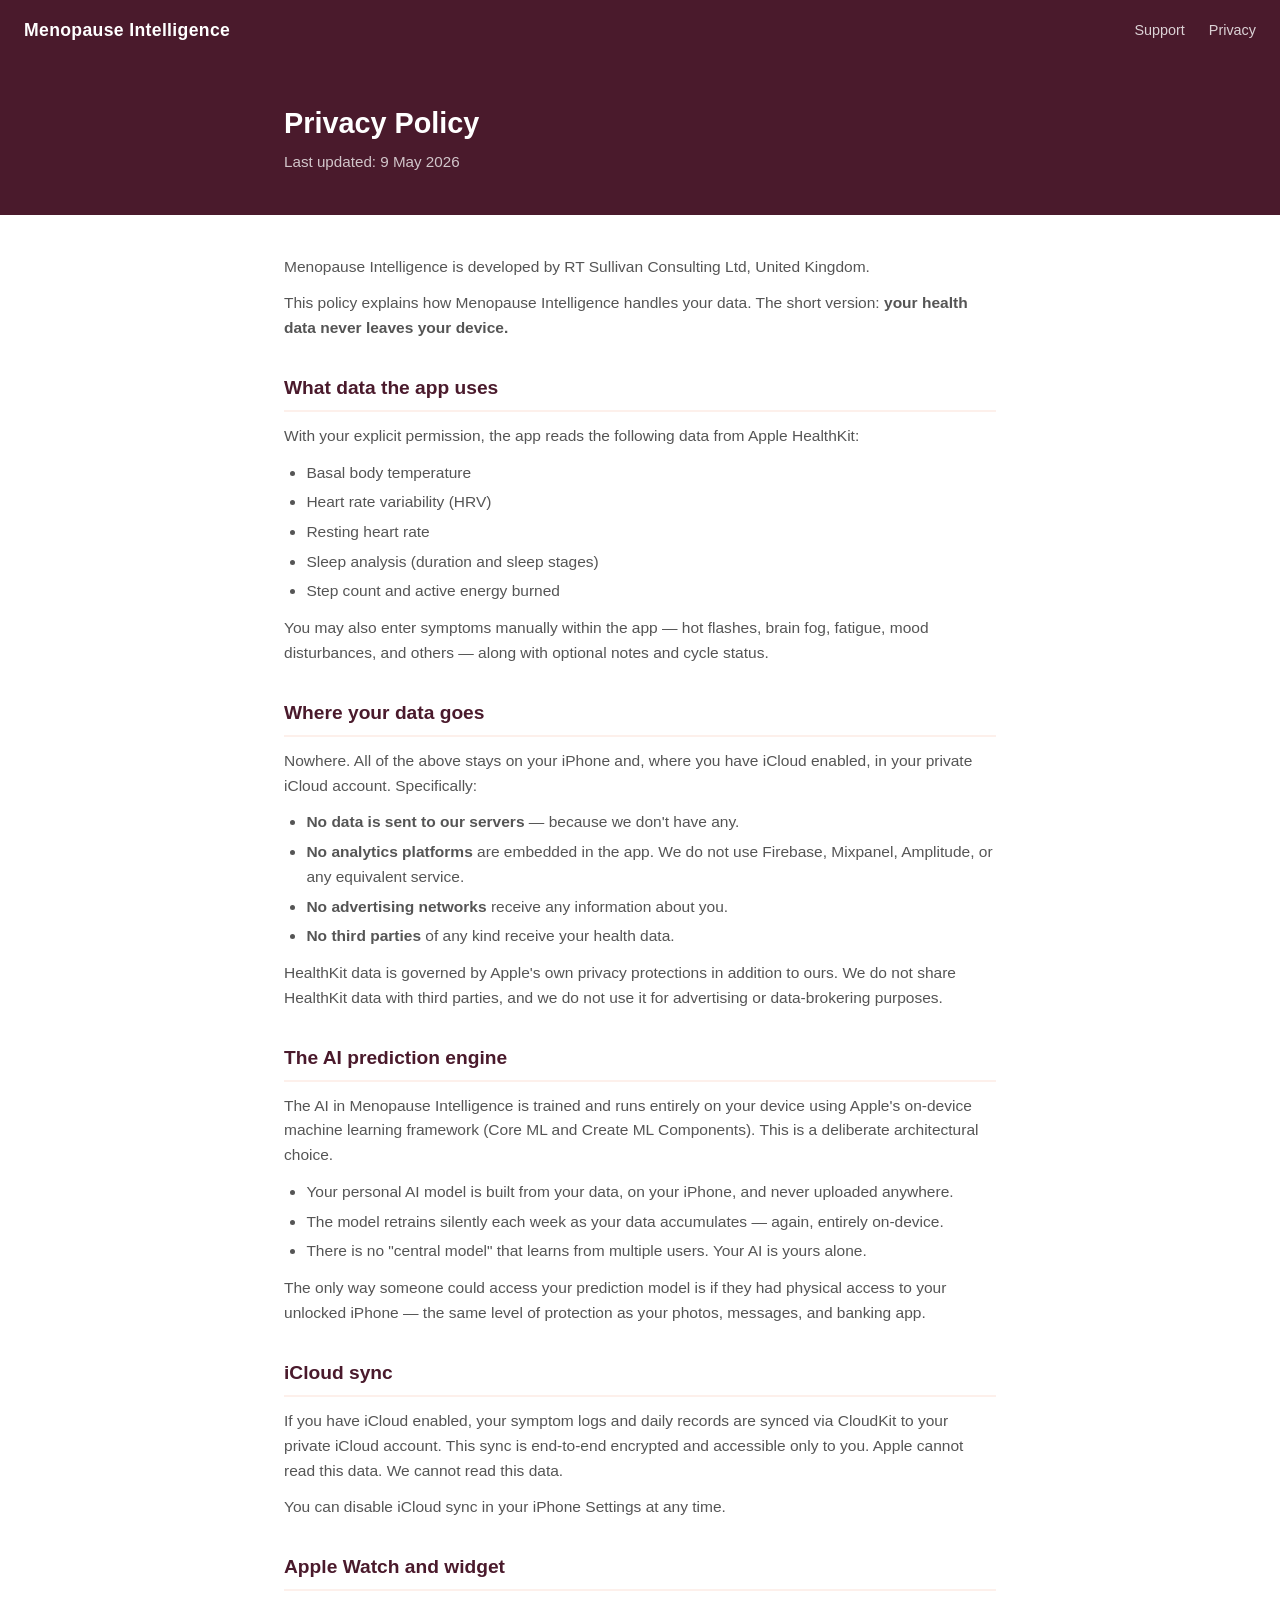
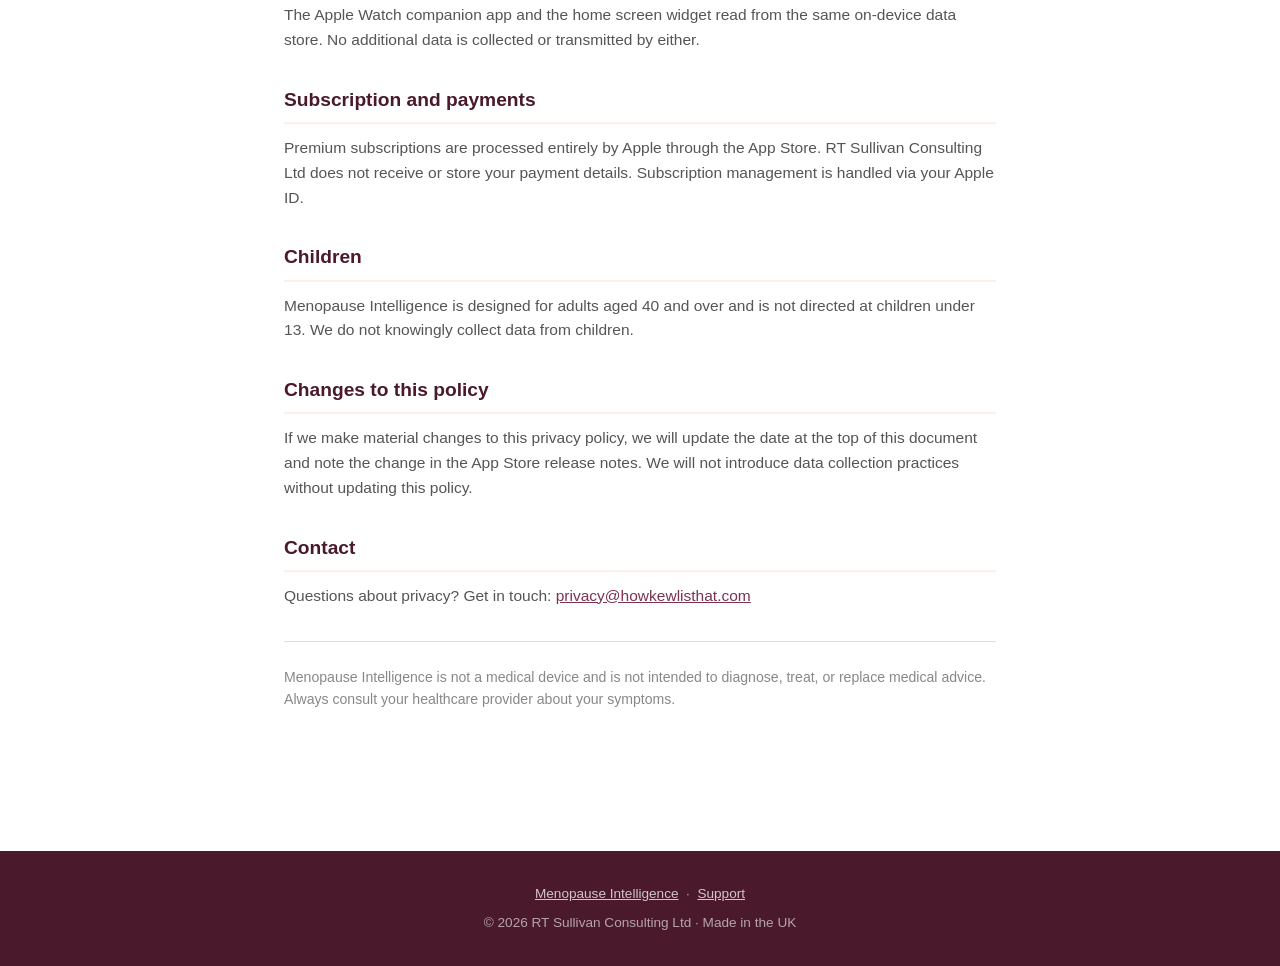
<file: menopause-intelligence/privacy/index.html>
<!DOCTYPE html>
<html lang="en">
<head>
  <meta charset="UTF-8">
  <meta name="viewport" content="width=device-width, initial-scale=1.0">
  <title>Menopause Intelligence Privacy Policy</title>
  <meta name="description" content="Privacy policy for Menopause Intelligence. Your health data never leaves your device.">
  <link rel="stylesheet" href="../../style.css">
  <style>
    :root {
      --forest:    #4A1A2C;
      --meadow:    #7B3350;
      --lime:      #E8926A;
      --highlight: #F0B08A;
      --tint:      #FDF0EB;
      --border:    #F0D5C8;
    }

    a { color: var(--meadow); }
    a:hover { color: var(--lime); }
    nav { background: var(--forest); }
    .nav-links a:hover { color: var(--lime); }
    .page-header { background: var(--forest); }
    .page-body h2 { color: var(--forest); border-color: var(--tint); }
    .page-body a { color: var(--meadow); }
    .qa dt { color: var(--forest); }
    footer { background: var(--forest); }
  </style>
</head>
<body>

<nav>
  <a class="nav-brand" href="/menopause-intelligence/">Menopause Intelligence</a>
  <ul class="nav-links">
    <li><a href="/menopause-intelligence/support/">Support</a></li>
    <li><a href="/menopause-intelligence/privacy/">Privacy</a></li>
  </ul>
</nav>

<div class="page-header">
  <div class="container">
    <h1>Privacy Policy</h1>
    <p>Last updated: 9 May 2026</p>
  </div>
</div>

<div class="page-body">
  <div class="container">

    <p>Menopause Intelligence is developed by RT Sullivan Consulting Ltd, United Kingdom.</p>
    <p>This policy explains how Menopause Intelligence handles your data. The short version: <strong>your health data never leaves your device.</strong></p>

    <h2>What data the app uses</h2>
    <p>With your explicit permission, the app reads the following data from Apple HealthKit:</p>
    <ul>
      <li>Basal body temperature</li>
      <li>Heart rate variability (HRV)</li>
      <li>Resting heart rate</li>
      <li>Sleep analysis (duration and sleep stages)</li>
      <li>Step count and active energy burned</li>
    </ul>
    <p>You may also enter symptoms manually within the app — hot flashes, brain fog, fatigue, mood disturbances, and others — along with optional notes and cycle status.</p>

    <h2>Where your data goes</h2>
    <p>Nowhere. All of the above stays on your iPhone and, where you have iCloud enabled, in your private iCloud account. Specifically:</p>
    <ul>
      <li><strong>No data is sent to our servers</strong> — because we don't have any.</li>
      <li><strong>No analytics platforms</strong> are embedded in the app. We do not use Firebase, Mixpanel, Amplitude, or any equivalent service.</li>
      <li><strong>No advertising networks</strong> receive any information about you.</li>
      <li><strong>No third parties</strong> of any kind receive your health data.</li>
    </ul>
    <p>HealthKit data is governed by Apple's own privacy protections in addition to ours. We do not share HealthKit data with third parties, and we do not use it for advertising or data-brokering purposes.</p>

    <h2>The AI prediction engine</h2>
    <p>The AI in Menopause Intelligence is trained and runs entirely on your device using Apple's on-device machine learning framework (Core ML and Create ML Components). This is a deliberate architectural choice.</p>
    <ul>
      <li>Your personal AI model is built from your data, on your iPhone, and never uploaded anywhere.</li>
      <li>The model retrains silently each week as your data accumulates — again, entirely on-device.</li>
      <li>There is no "central model" that learns from multiple users. Your AI is yours alone.</li>
    </ul>
    <p>The only way someone could access your prediction model is if they had physical access to your unlocked iPhone — the same level of protection as your photos, messages, and banking app.</p>

    <h2>iCloud sync</h2>
    <p>If you have iCloud enabled, your symptom logs and daily records are synced via CloudKit to your private iCloud account. This sync is end-to-end encrypted and accessible only to you. Apple cannot read this data. We cannot read this data.</p>
    <p>You can disable iCloud sync in your iPhone Settings at any time.</p>

    <h2>Apple Watch and widget</h2>
    <p>The Apple Watch companion app and the home screen widget read from the same on-device data store. No additional data is collected or transmitted by either.</p>

    <h2>Subscription and payments</h2>
    <p>Premium subscriptions are processed entirely by Apple through the App Store. RT Sullivan Consulting Ltd does not receive or store your payment details. Subscription management is handled via your Apple ID.</p>

    <h2>Children</h2>
    <p>Menopause Intelligence is designed for adults aged 40 and over and is not directed at children under 13. We do not knowingly collect data from children.</p>

    <h2>Changes to this policy</h2>
    <p>If we make material changes to this privacy policy, we will update the date at the top of this document and note the change in the App Store release notes. We will not introduce data collection practices without updating this policy.</p>

    <h2>Contact</h2>
    <p>Questions about privacy? Get in touch: <a href="mailto:privacy@howkewlisthat.com">privacy@howkewlisthat.com</a></p>

    <p style="margin-top:2rem; padding-top:1.5rem; border-top:1px solid var(--border); font-size:0.88rem; color:#888;">Menopause Intelligence is not a medical device and is not intended to diagnose, treat, or replace medical advice. Always consult your healthcare provider about your symptoms.</p>

  </div>
</div>

<footer>
  <div class="container">
    <p>
      <a href="/menopause-intelligence/">Menopause Intelligence</a> &nbsp;·&nbsp;
      <a href="/menopause-intelligence/support/">Support</a>
    </p>
    <p style="margin-top:0.5rem;">© 2026 RT Sullivan Consulting Ltd · Made in the UK</p>
  </div>
</footer>

</body>
</html>
</file>
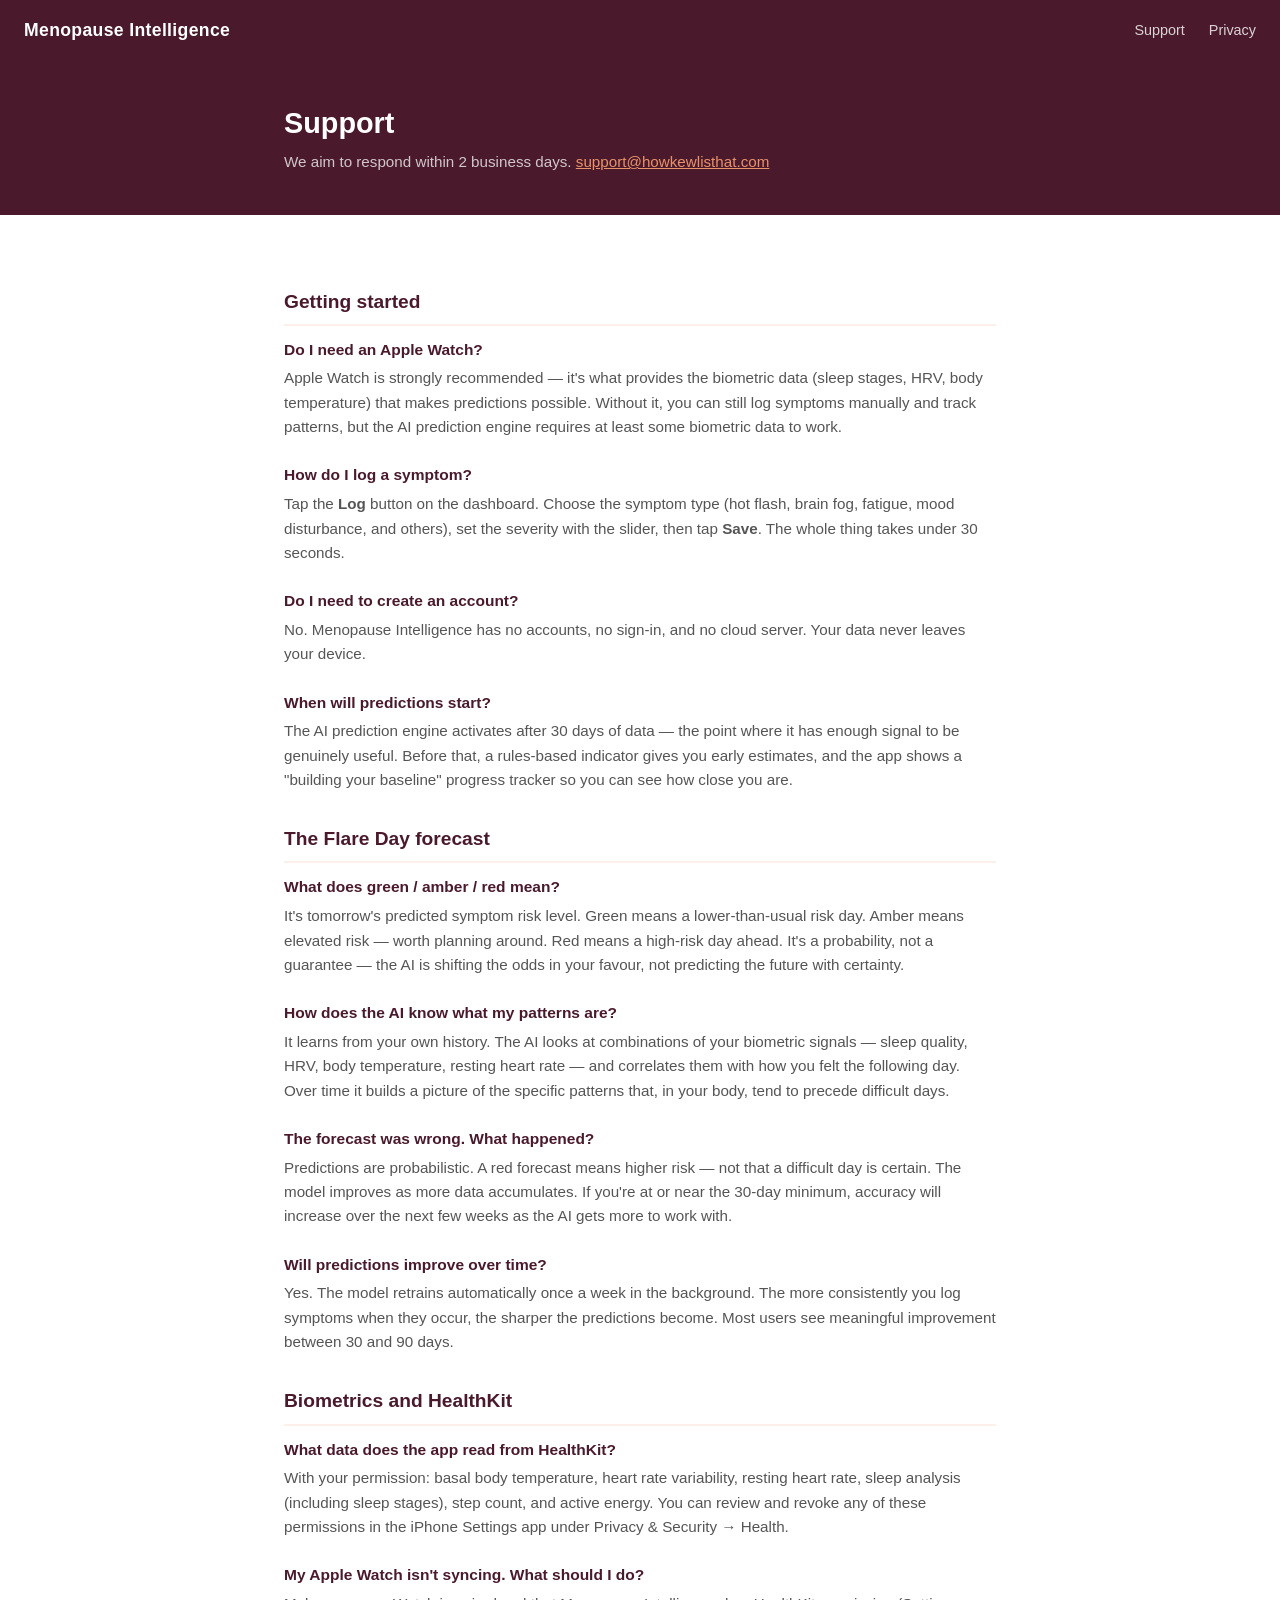
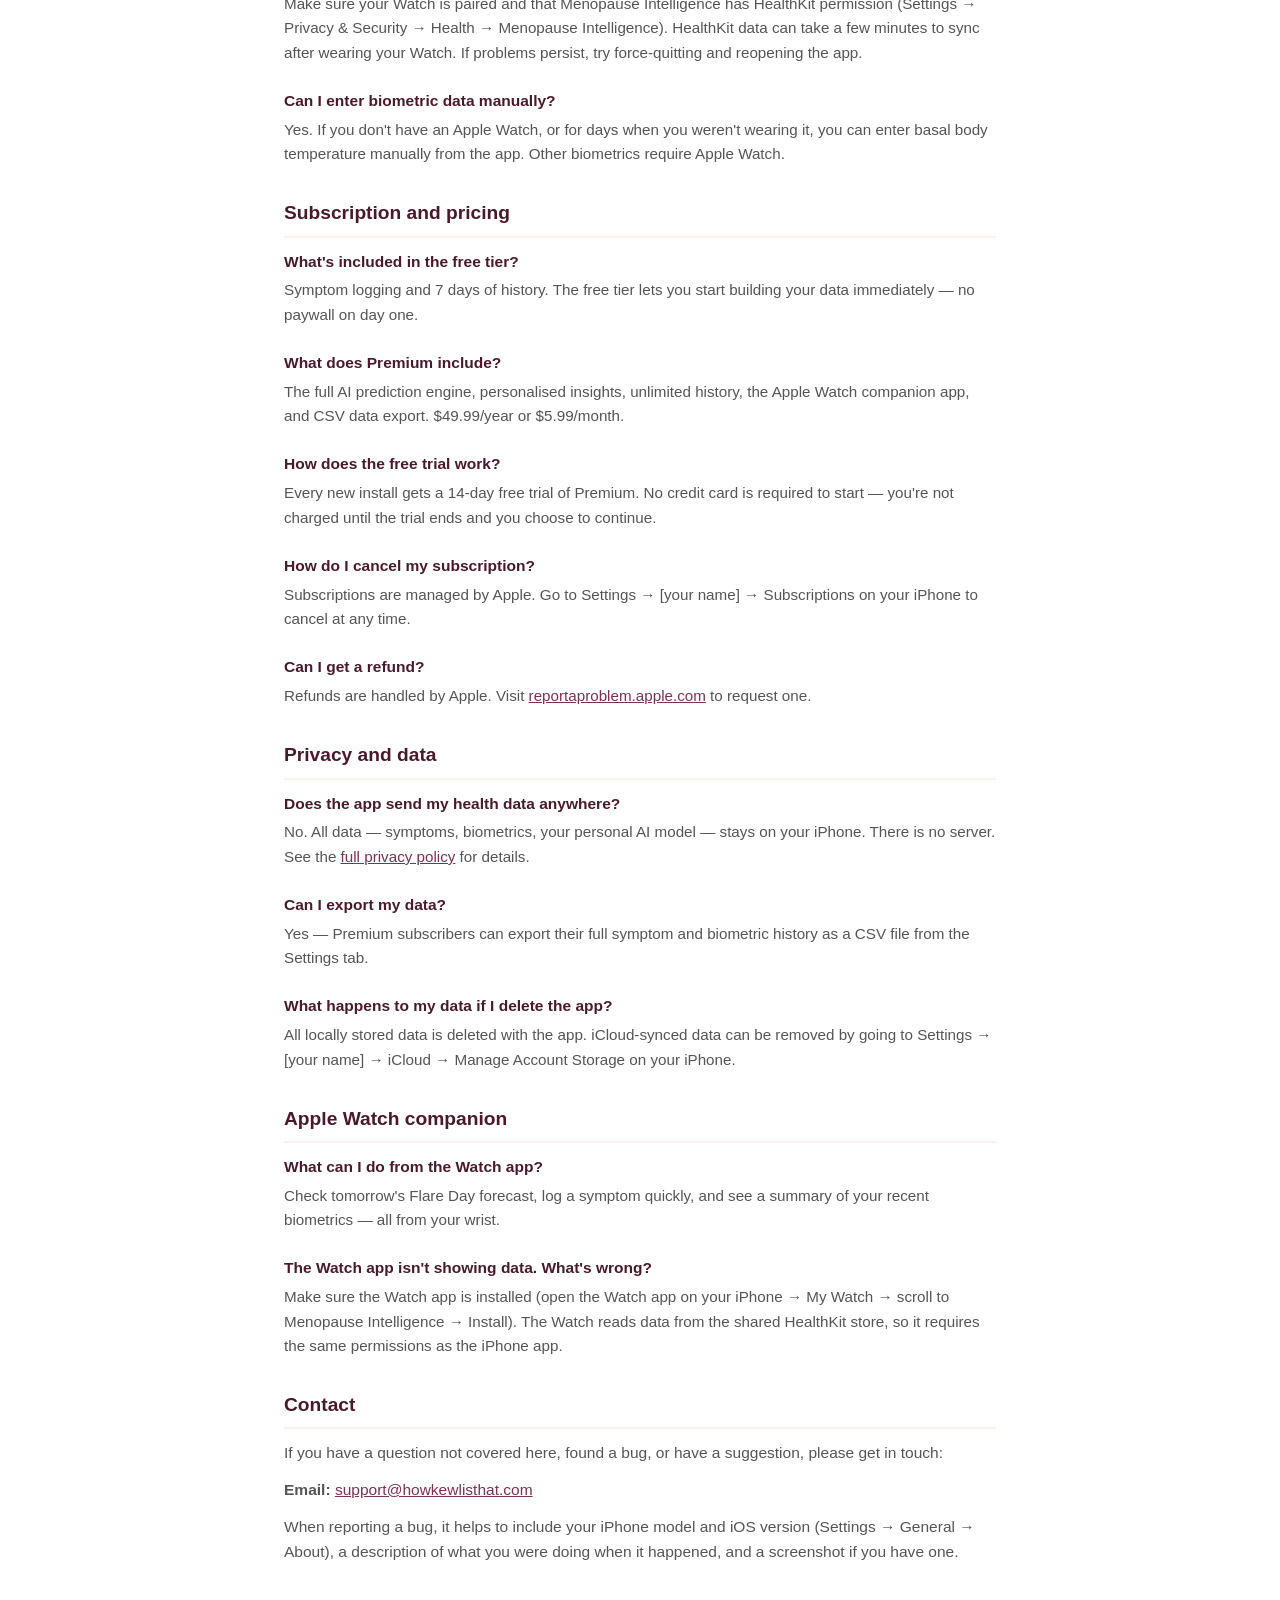
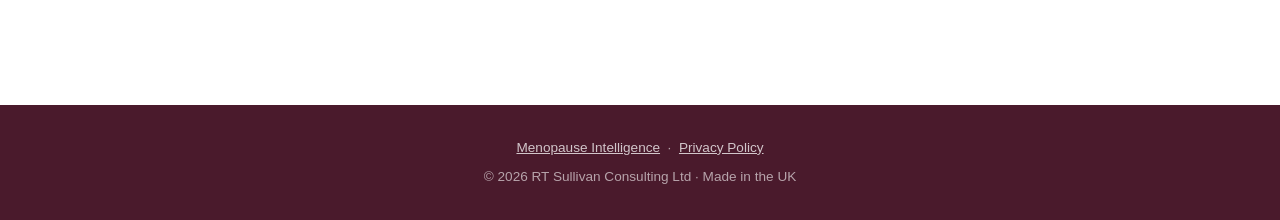
<file: menopause-intelligence/support/index.html>
<!DOCTYPE html>
<html lang="en">
<head>
  <meta charset="UTF-8">
  <meta name="viewport" content="width=device-width, initial-scale=1.0">
  <title>Menopause Intelligence Support</title>
  <meta name="description" content="Help and support for the Menopause Intelligence app.">
  <link rel="stylesheet" href="../../style.css">
  <style>
    :root {
      --forest:    #4A1A2C;
      --meadow:    #7B3350;
      --lime:      #E8926A;
      --highlight: #F0B08A;
      --tint:      #FDF0EB;
      --border:    #F0D5C8;
    }

    a { color: var(--meadow); }
    a:hover { color: var(--lime); }
    nav { background: var(--forest); }
    .nav-links a:hover { color: var(--lime); }
    .page-header { background: var(--forest); }
    .page-body h2 { color: var(--forest); border-color: var(--tint); }
    .page-body a { color: var(--meadow); }
    .qa dt { color: var(--forest); }
    footer { background: var(--forest); }
  </style>
</head>
<body>

<nav>
  <a class="nav-brand" href="/menopause-intelligence/">Menopause Intelligence</a>
  <ul class="nav-links">
    <li><a href="/menopause-intelligence/support/">Support</a></li>
    <li><a href="/menopause-intelligence/privacy/">Privacy</a></li>
  </ul>
</nav>

<div class="page-header">
  <div class="container">
    <h1>Support</h1>
    <p>We aim to respond within 2 business days. <a href="mailto:support@howkewlisthat.com" style="color:#E8926A;">support@howkewlisthat.com</a></p>
  </div>
</div>

<div class="page-body">
  <div class="container">

    <h2>Getting started</h2>

    <dl class="qa">
      <dt>Do I need an Apple Watch?</dt>
      <dd>Apple Watch is strongly recommended — it's what provides the biometric data (sleep stages, HRV, body temperature) that makes predictions possible. Without it, you can still log symptoms manually and track patterns, but the AI prediction engine requires at least some biometric data to work.</dd>
    </dl>

    <dl class="qa">
      <dt>How do I log a symptom?</dt>
      <dd>Tap the <strong>Log</strong> button on the dashboard. Choose the symptom type (hot flash, brain fog, fatigue, mood disturbance, and others), set the severity with the slider, then tap <strong>Save</strong>. The whole thing takes under 30 seconds.</dd>
    </dl>

    <dl class="qa">
      <dt>Do I need to create an account?</dt>
      <dd>No. Menopause Intelligence has no accounts, no sign-in, and no cloud server. Your data never leaves your device.</dd>
    </dl>

    <dl class="qa">
      <dt>When will predictions start?</dt>
      <dd>The AI prediction engine activates after 30 days of data — the point where it has enough signal to be genuinely useful. Before that, a rules-based indicator gives you early estimates, and the app shows a "building your baseline" progress tracker so you can see how close you are.</dd>
    </dl>

    <h2>The Flare Day forecast</h2>

    <dl class="qa">
      <dt>What does green / amber / red mean?</dt>
      <dd>It's tomorrow's predicted symptom risk level. Green means a lower-than-usual risk day. Amber means elevated risk — worth planning around. Red means a high-risk day ahead. It's a probability, not a guarantee — the AI is shifting the odds in your favour, not predicting the future with certainty.</dd>
    </dl>

    <dl class="qa">
      <dt>How does the AI know what my patterns are?</dt>
      <dd>It learns from your own history. The AI looks at combinations of your biometric signals — sleep quality, HRV, body temperature, resting heart rate — and correlates them with how you felt the following day. Over time it builds a picture of the specific patterns that, in your body, tend to precede difficult days.</dd>
    </dl>

    <dl class="qa">
      <dt>The forecast was wrong. What happened?</dt>
      <dd>Predictions are probabilistic. A red forecast means higher risk — not that a difficult day is certain. The model improves as more data accumulates. If you're at or near the 30-day minimum, accuracy will increase over the next few weeks as the AI gets more to work with.</dd>
    </dl>

    <dl class="qa">
      <dt>Will predictions improve over time?</dt>
      <dd>Yes. The model retrains automatically once a week in the background. The more consistently you log symptoms when they occur, the sharper the predictions become. Most users see meaningful improvement between 30 and 90 days.</dd>
    </dl>

    <h2>Biometrics and HealthKit</h2>

    <dl class="qa">
      <dt>What data does the app read from HealthKit?</dt>
      <dd>With your permission: basal body temperature, heart rate variability, resting heart rate, sleep analysis (including sleep stages), step count, and active energy. You can review and revoke any of these permissions in the iPhone Settings app under Privacy &amp; Security → Health.</dd>
    </dl>

    <dl class="qa">
      <dt>My Apple Watch isn't syncing. What should I do?</dt>
      <dd>Make sure your Watch is paired and that Menopause Intelligence has HealthKit permission (Settings → Privacy &amp; Security → Health → Menopause Intelligence). HealthKit data can take a few minutes to sync after wearing your Watch. If problems persist, try force-quitting and reopening the app.</dd>
    </dl>

    <dl class="qa">
      <dt>Can I enter biometric data manually?</dt>
      <dd>Yes. If you don't have an Apple Watch, or for days when you weren't wearing it, you can enter basal body temperature manually from the app. Other biometrics require Apple Watch.</dd>
    </dl>

    <h2>Subscription and pricing</h2>

    <dl class="qa">
      <dt>What's included in the free tier?</dt>
      <dd>Symptom logging and 7 days of history. The free tier lets you start building your data immediately — no paywall on day one.</dd>
    </dl>

    <dl class="qa">
      <dt>What does Premium include?</dt>
      <dd>The full AI prediction engine, personalised insights, unlimited history, the Apple Watch companion app, and CSV data export. $49.99/year or $5.99/month.</dd>
    </dl>

    <dl class="qa">
      <dt>How does the free trial work?</dt>
      <dd>Every new install gets a 14-day free trial of Premium. No credit card is required to start — you're not charged until the trial ends and you choose to continue.</dd>
    </dl>

    <dl class="qa">
      <dt>How do I cancel my subscription?</dt>
      <dd>Subscriptions are managed by Apple. Go to Settings → [your name] → Subscriptions on your iPhone to cancel at any time.</dd>
    </dl>

    <dl class="qa">
      <dt>Can I get a refund?</dt>
      <dd>Refunds are handled by Apple. Visit <a href="https://reportaproblem.apple.com">reportaproblem.apple.com</a> to request one.</dd>
    </dl>

    <h2>Privacy and data</h2>

    <dl class="qa">
      <dt>Does the app send my health data anywhere?</dt>
      <dd>No. All data — symptoms, biometrics, your personal AI model — stays on your iPhone. There is no server. See the <a href="/menopause-intelligence/privacy/">full privacy policy</a> for details.</dd>
    </dl>

    <dl class="qa">
      <dt>Can I export my data?</dt>
      <dd>Yes — Premium subscribers can export their full symptom and biometric history as a CSV file from the Settings tab.</dd>
    </dl>

    <dl class="qa">
      <dt>What happens to my data if I delete the app?</dt>
      <dd>All locally stored data is deleted with the app. iCloud-synced data can be removed by going to Settings → [your name] → iCloud → Manage Account Storage on your iPhone.</dd>
    </dl>

    <h2>Apple Watch companion</h2>

    <dl class="qa">
      <dt>What can I do from the Watch app?</dt>
      <dd>Check tomorrow's Flare Day forecast, log a symptom quickly, and see a summary of your recent biometrics — all from your wrist.</dd>
    </dl>

    <dl class="qa">
      <dt>The Watch app isn't showing data. What's wrong?</dt>
      <dd>Make sure the Watch app is installed (open the Watch app on your iPhone → My Watch → scroll to Menopause Intelligence → Install). The Watch reads data from the shared HealthKit store, so it requires the same permissions as the iPhone app.</dd>
    </dl>

    <h2>Contact</h2>

    <p>If you have a question not covered here, found a bug, or have a suggestion, please get in touch:</p>
    <p><strong>Email:</strong> <a href="mailto:support@howkewlisthat.com">support@howkewlisthat.com</a></p>
    <p>When reporting a bug, it helps to include your iPhone model and iOS version (Settings → General → About), a description of what you were doing when it happened, and a screenshot if you have one.</p>

  </div>
</div>

<footer>
  <div class="container">
    <p>
      <a href="/menopause-intelligence/">Menopause Intelligence</a> &nbsp;·&nbsp;
      <a href="/menopause-intelligence/privacy/">Privacy Policy</a>
    </p>
    <p style="margin-top:0.5rem;">© 2026 RT Sullivan Consulting Ltd · Made in the UK</p>
  </div>
</footer>

</body>
</html>
</file>
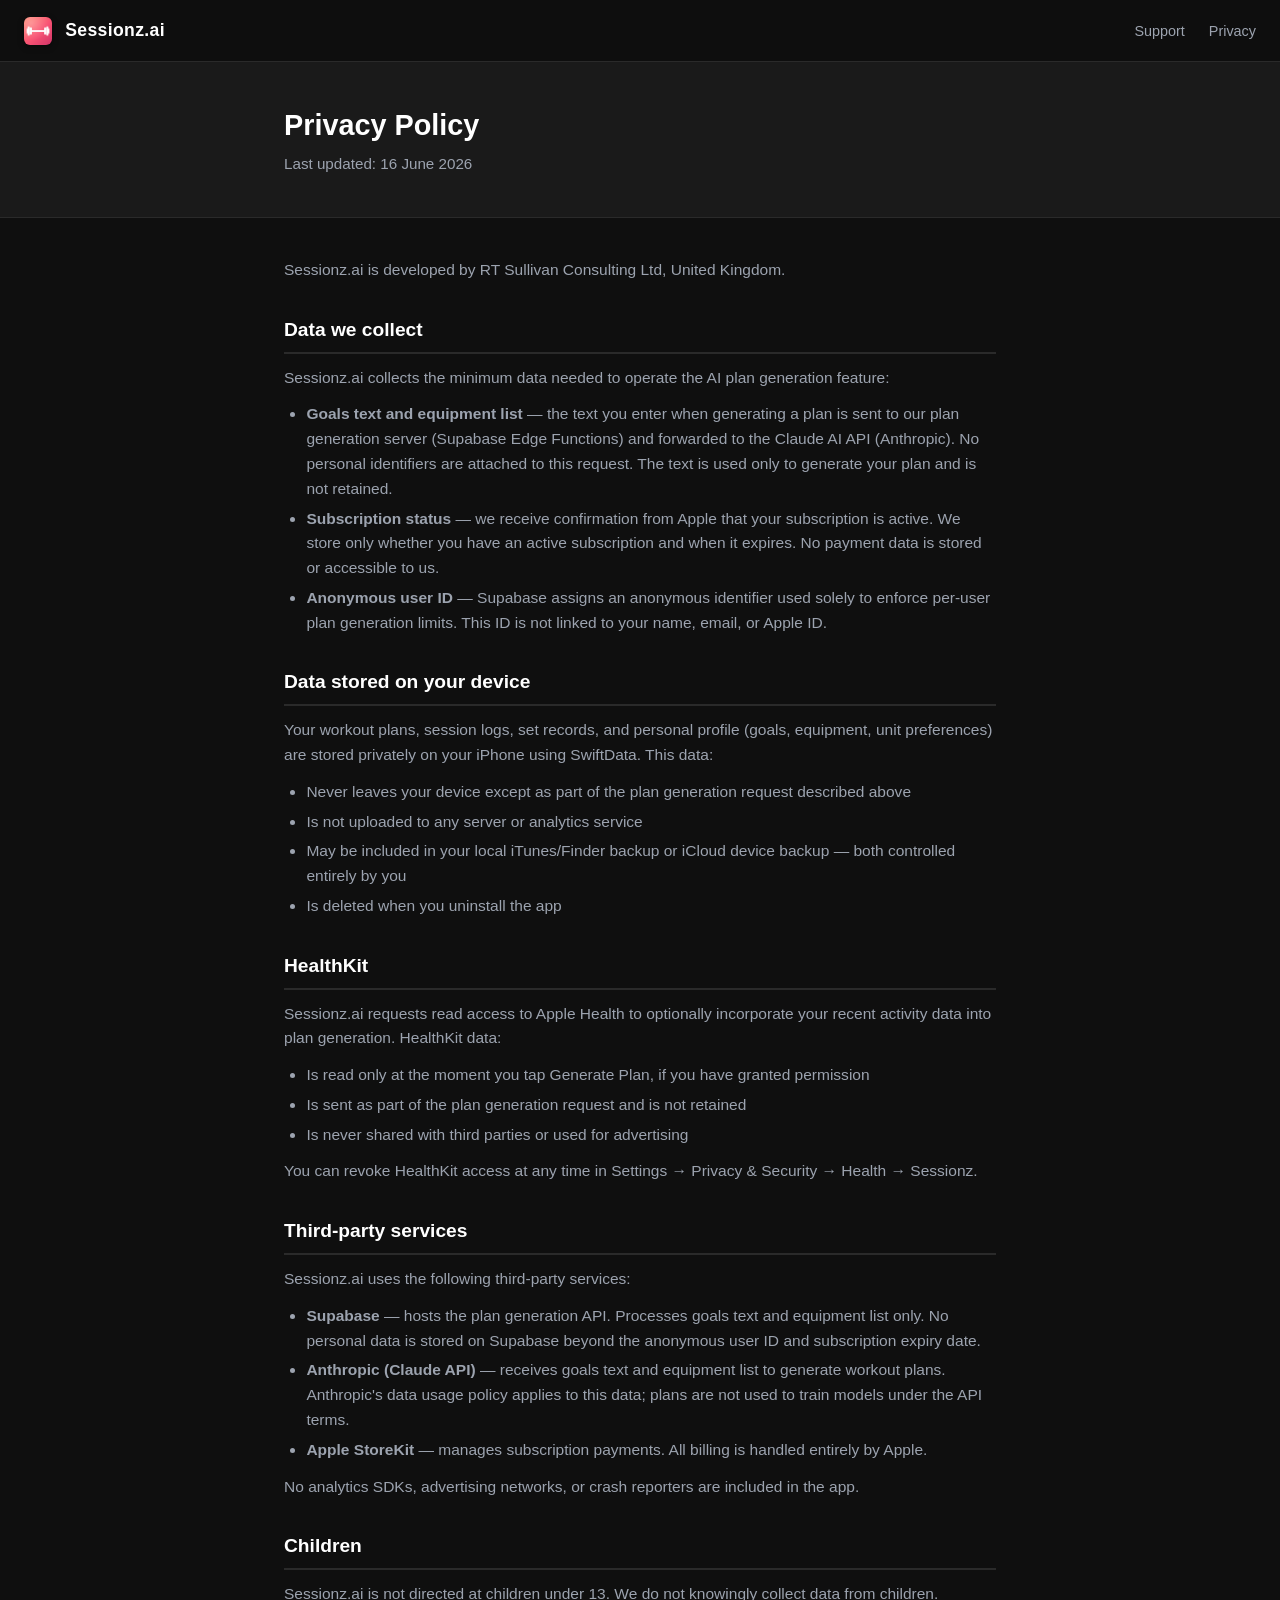
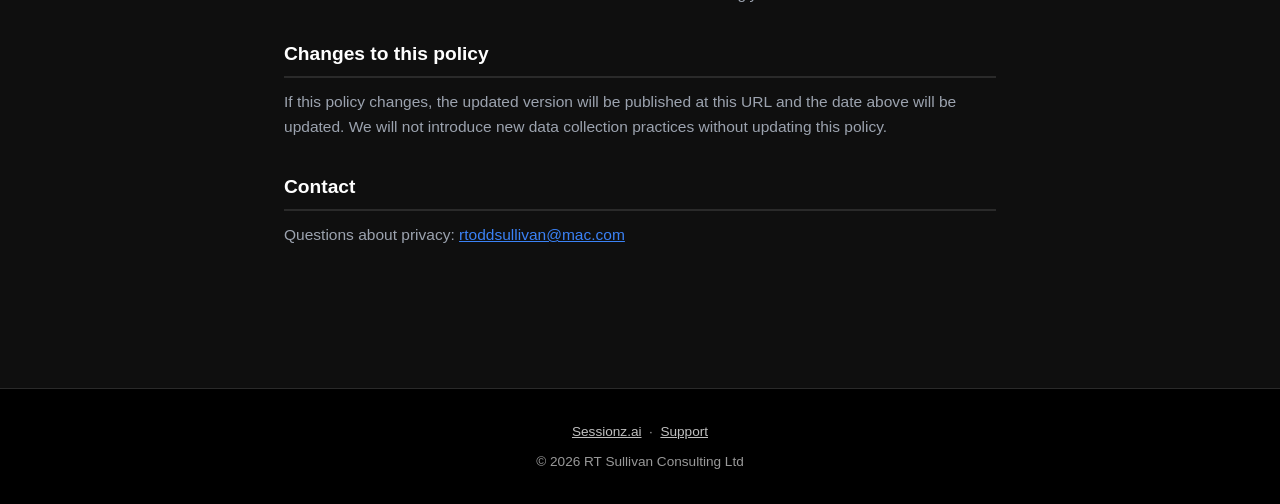
<file: sessionz/privacy/index.html>
<!DOCTYPE html>
<html lang="en">
<head>
  <meta charset="UTF-8">
  <meta name="viewport" content="width=device-width, initial-scale=1.0">
  <title>Sessionz.ai Privacy Policy</title>
  <meta name="description" content="Privacy policy for the Sessionz.ai workout app.">
  <link rel="stylesheet" href="../../style.css">
  <link rel="stylesheet" href="../style.css">
</head>
<body>

<nav>
  <a class="nav-brand" href="/sessionz/">
    <img src="/sessionz/icon.png" width="28" height="28" alt="" style="border-radius:6px; vertical-align:middle; margin-right:0.5rem; box-shadow:0 2px 6px rgba(0,0,0,0.4);">
    Sessionz.ai
  </a>
  <ul class="nav-links">
    <li><a href="/sessionz/support/">Support</a></li>
    <li><a href="/sessionz/privacy/">Privacy</a></li>
  </ul>
</nav>

<div class="page-header">
  <div class="container">
    <h1>Privacy Policy</h1>
    <p>Last updated: 16 June 2026</p>
  </div>
</div>

<div class="page-body">
  <div class="container">

    <p>Sessionz.ai is developed by RT Sullivan Consulting Ltd, United Kingdom.</p>

    <h2>Data we collect</h2>
    <p>Sessionz.ai collects the minimum data needed to operate the AI plan generation feature:</p>
    <ul>
      <li><strong>Goals text and equipment list</strong> — the text you enter when generating a plan is sent to our plan generation server (Supabase Edge Functions) and forwarded to the Claude AI API (Anthropic). No personal identifiers are attached to this request. The text is used only to generate your plan and is not retained.</li>
      <li><strong>Subscription status</strong> — we receive confirmation from Apple that your subscription is active. We store only whether you have an active subscription and when it expires. No payment data is stored or accessible to us.</li>
      <li><strong>Anonymous user ID</strong> — Supabase assigns an anonymous identifier used solely to enforce per-user plan generation limits. This ID is not linked to your name, email, or Apple ID.</li>
    </ul>

    <h2>Data stored on your device</h2>
    <p>Your workout plans, session logs, set records, and personal profile (goals, equipment, unit preferences) are stored privately on your iPhone using SwiftData. This data:</p>
    <ul>
      <li>Never leaves your device except as part of the plan generation request described above</li>
      <li>Is not uploaded to any server or analytics service</li>
      <li>May be included in your local iTunes/Finder backup or iCloud device backup — both controlled entirely by you</li>
      <li>Is deleted when you uninstall the app</li>
    </ul>

    <h2>HealthKit</h2>
    <p>Sessionz.ai requests read access to Apple Health to optionally incorporate your recent activity data into plan generation. HealthKit data:</p>
    <ul>
      <li>Is read only at the moment you tap Generate Plan, if you have granted permission</li>
      <li>Is sent as part of the plan generation request and is not retained</li>
      <li>Is never shared with third parties or used for advertising</li>
    </ul>
    <p>You can revoke HealthKit access at any time in Settings → Privacy &amp; Security → Health → Sessionz.</p>

    <h2>Third-party services</h2>
    <p>Sessionz.ai uses the following third-party services:</p>
    <ul>
      <li><strong>Supabase</strong> — hosts the plan generation API. Processes goals text and equipment list only. No personal data is stored on Supabase beyond the anonymous user ID and subscription expiry date.</li>
      <li><strong>Anthropic (Claude API)</strong> — receives goals text and equipment list to generate workout plans. Anthropic's data usage policy applies to this data; plans are not used to train models under the API terms.</li>
      <li><strong>Apple StoreKit</strong> — manages subscription payments. All billing is handled entirely by Apple.</li>
    </ul>
    <p>No analytics SDKs, advertising networks, or crash reporters are included in the app.</p>

    <h2>Children</h2>
    <p>Sessionz.ai is not directed at children under 13. We do not knowingly collect data from children.</p>

    <h2>Changes to this policy</h2>
    <p>If this policy changes, the updated version will be published at this URL and the date above will be updated. We will not introduce new data collection practices without updating this policy.</p>

    <h2>Contact</h2>
    <p>Questions about privacy: <a href="mailto:rtoddsullivan@mac.com">rtoddsullivan@mac.com</a></p>

  </div>
</div>

<footer>
  <div class="container">
    <p>
      <a href="/sessionz/">Sessionz.ai</a> &nbsp;·&nbsp;
      <a href="/sessionz/support/">Support</a>
    </p>
    <p style="margin-top:0.5rem;">© 2026 RT Sullivan Consulting Ltd</p>
  </div>
</footer>

</body>
</html>
</file>
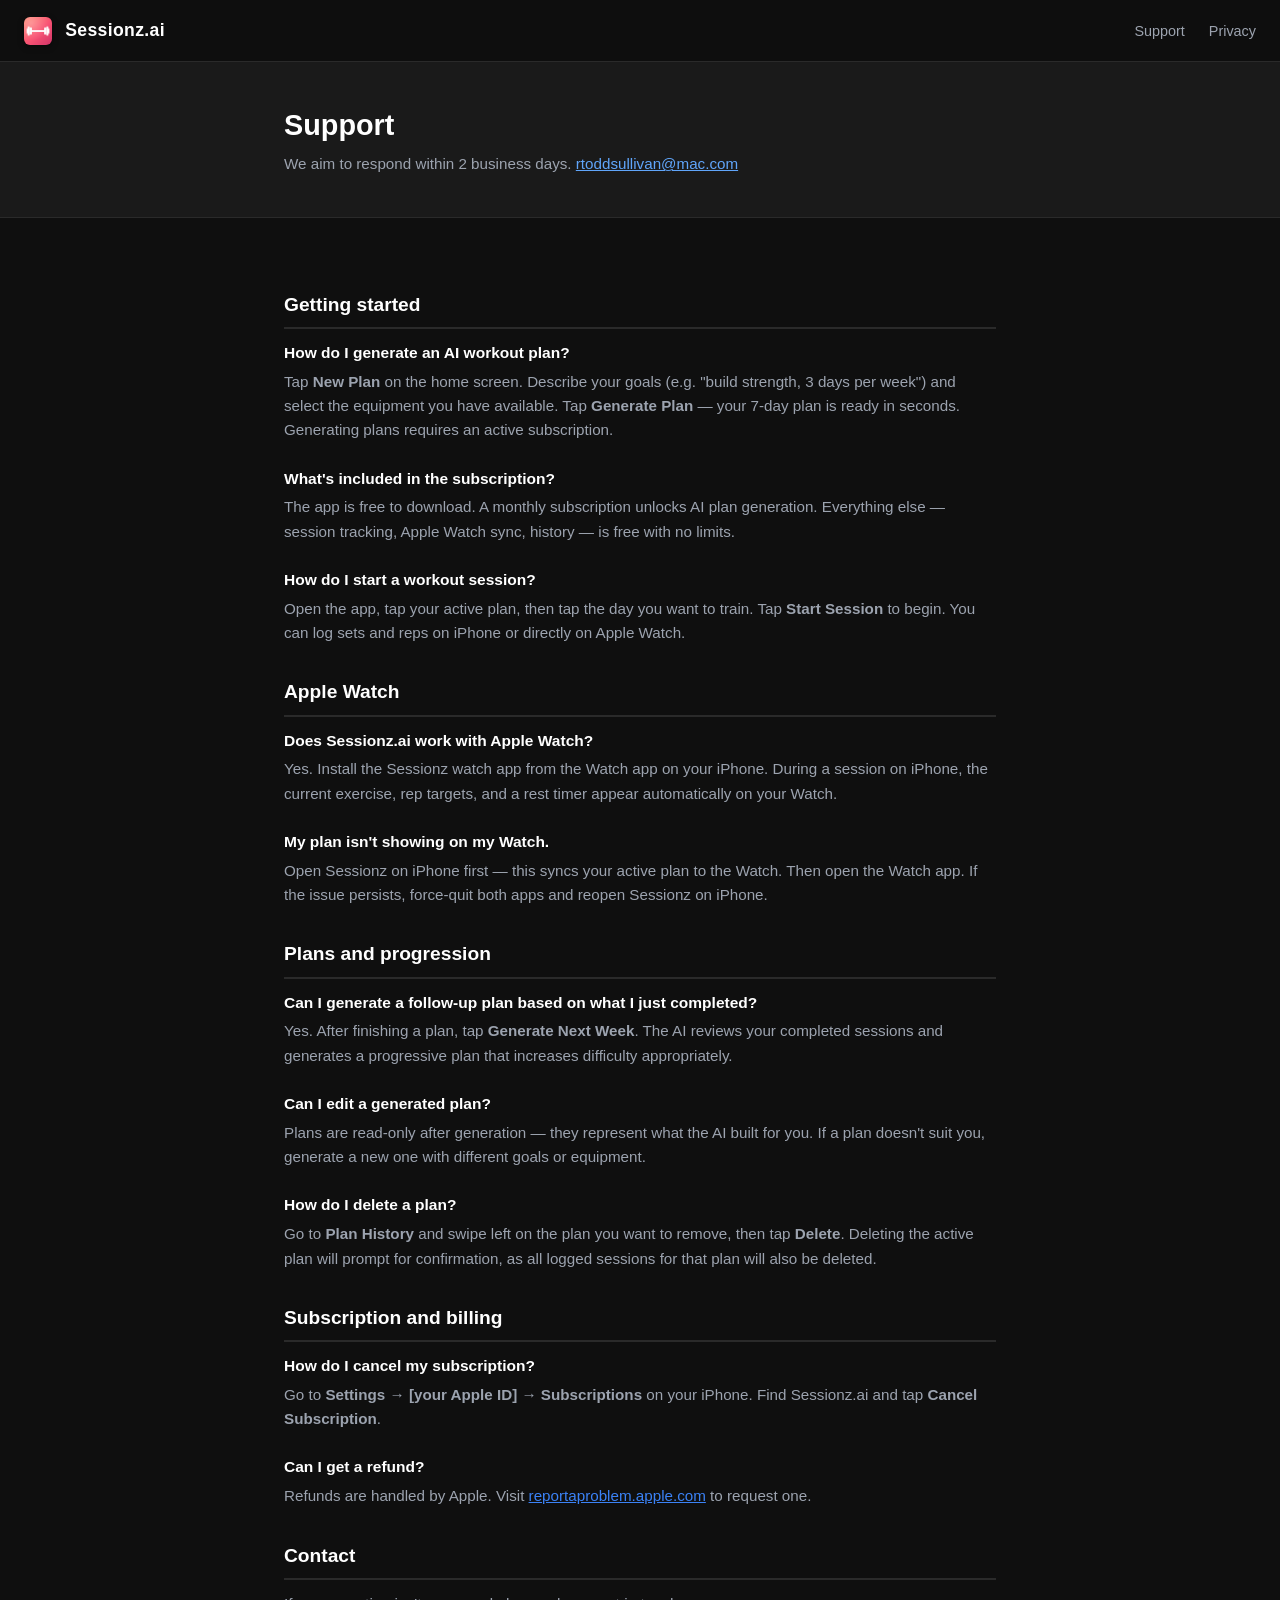
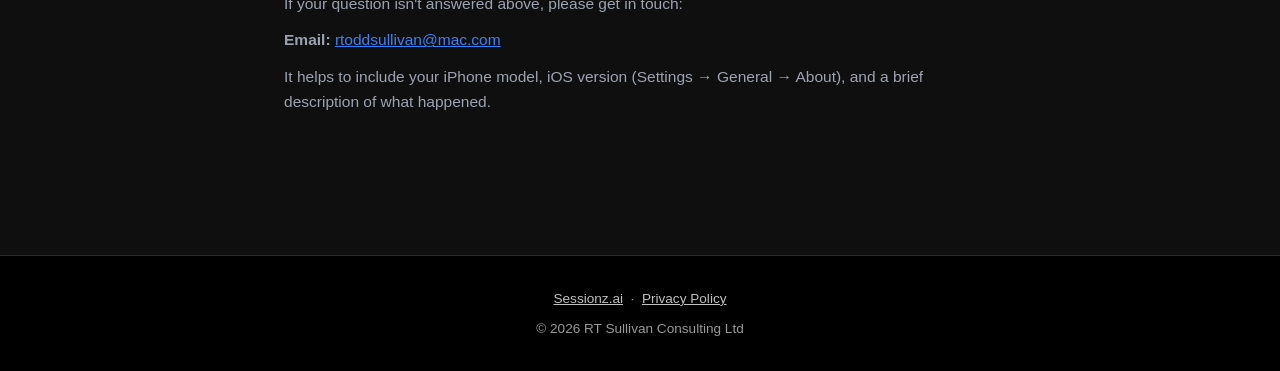
<file: sessionz/support/index.html>
<!DOCTYPE html>
<html lang="en">
<head>
  <meta charset="UTF-8">
  <meta name="viewport" content="width=device-width, initial-scale=1.0">
  <title>Sessionz.ai Support</title>
  <meta name="description" content="Help and support for the Sessionz.ai workout app.">
  <link rel="stylesheet" href="../../style.css">
  <link rel="stylesheet" href="../style.css">
</head>
<body>

<nav>
  <a class="nav-brand" href="/sessionz/">
    <img src="/sessionz/icon.png" width="28" height="28" alt="" style="border-radius:6px; vertical-align:middle; margin-right:0.5rem; box-shadow:0 2px 6px rgba(0,0,0,0.4);">
    Sessionz.ai
  </a>
  <ul class="nav-links">
    <li><a href="/sessionz/support/">Support</a></li>
    <li><a href="/sessionz/privacy/">Privacy</a></li>
  </ul>
</nav>

<div class="page-header">
  <div class="container">
    <h1>Support</h1>
    <p>We aim to respond within 2 business days. <a href="mailto:rtoddsullivan@mac.com" style="color:#60a5fa;">rtoddsullivan@mac.com</a></p>
  </div>
</div>

<div class="page-body">
  <div class="container">

    <h2>Getting started</h2>

    <dl class="qa">
      <dt>How do I generate an AI workout plan?</dt>
      <dd>Tap <strong>New Plan</strong> on the home screen. Describe your goals (e.g. "build strength, 3 days per week") and select the equipment you have available. Tap <strong>Generate Plan</strong> — your 7-day plan is ready in seconds. Generating plans requires an active subscription.</dd>
    </dl>

    <dl class="qa">
      <dt>What's included in the subscription?</dt>
      <dd>The app is free to download. A monthly subscription unlocks AI plan generation. Everything else — session tracking, Apple Watch sync, history — is free with no limits.</dd>
    </dl>

    <dl class="qa">
      <dt>How do I start a workout session?</dt>
      <dd>Open the app, tap your active plan, then tap the day you want to train. Tap <strong>Start Session</strong> to begin. You can log sets and reps on iPhone or directly on Apple Watch.</dd>
    </dl>

    <h2>Apple Watch</h2>

    <dl class="qa">
      <dt>Does Sessionz.ai work with Apple Watch?</dt>
      <dd>Yes. Install the Sessionz watch app from the Watch app on your iPhone. During a session on iPhone, the current exercise, rep targets, and a rest timer appear automatically on your Watch.</dd>
    </dl>

    <dl class="qa">
      <dt>My plan isn't showing on my Watch.</dt>
      <dd>Open Sessionz on iPhone first — this syncs your active plan to the Watch. Then open the Watch app. If the issue persists, force-quit both apps and reopen Sessionz on iPhone.</dd>
    </dl>

    <h2>Plans and progression</h2>

    <dl class="qa">
      <dt>Can I generate a follow-up plan based on what I just completed?</dt>
      <dd>Yes. After finishing a plan, tap <strong>Generate Next Week</strong>. The AI reviews your completed sessions and generates a progressive plan that increases difficulty appropriately.</dd>
    </dl>

    <dl class="qa">
      <dt>Can I edit a generated plan?</dt>
      <dd>Plans are read-only after generation — they represent what the AI built for you. If a plan doesn't suit you, generate a new one with different goals or equipment.</dd>
    </dl>

    <dl class="qa">
      <dt>How do I delete a plan?</dt>
      <dd>Go to <strong>Plan History</strong> and swipe left on the plan you want to remove, then tap <strong>Delete</strong>. Deleting the active plan will prompt for confirmation, as all logged sessions for that plan will also be deleted.</dd>
    </dl>

    <h2>Subscription and billing</h2>

    <dl class="qa">
      <dt>How do I cancel my subscription?</dt>
      <dd>Go to <strong>Settings → [your Apple ID] → Subscriptions</strong> on your iPhone. Find Sessionz.ai and tap <strong>Cancel Subscription</strong>.</dd>
    </dl>

    <dl class="qa">
      <dt>Can I get a refund?</dt>
      <dd>Refunds are handled by Apple. Visit <a href="https://reportaproblem.apple.com">reportaproblem.apple.com</a> to request one.</dd>
    </dl>

    <h2>Contact</h2>

    <p>If your question isn't answered above, please get in touch:</p>
    <p><strong>Email:</strong> <a href="mailto:rtoddsullivan@mac.com">rtoddsullivan@mac.com</a></p>
    <p>It helps to include your iPhone model, iOS version (Settings → General → About), and a brief description of what happened.</p>

  </div>
</div>

<footer>
  <div class="container">
    <p>
      <a href="/sessionz/">Sessionz.ai</a> &nbsp;·&nbsp;
      <a href="/sessionz/privacy/">Privacy Policy</a>
    </p>
    <p style="margin-top:0.5rem;">© 2026 RT Sullivan Consulting Ltd</p>
  </div>
</footer>

</body>
</html>
</file>
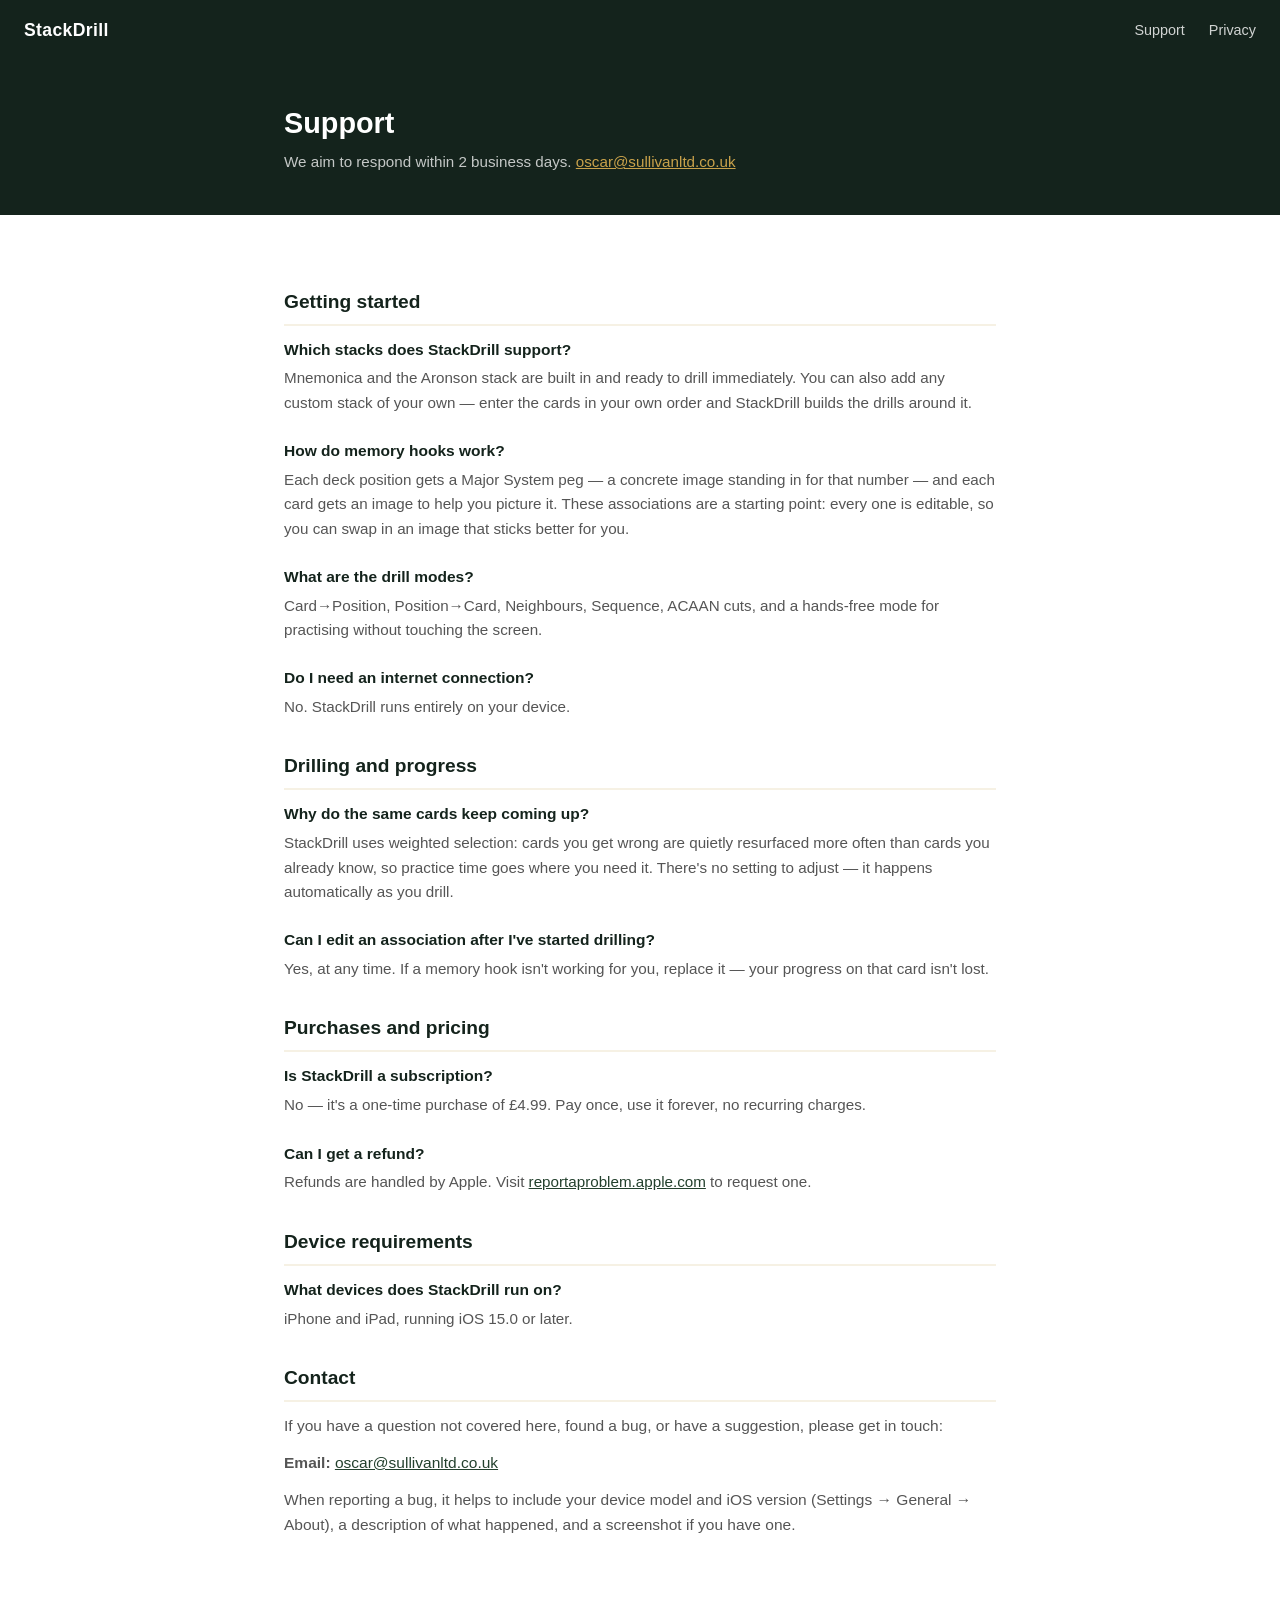
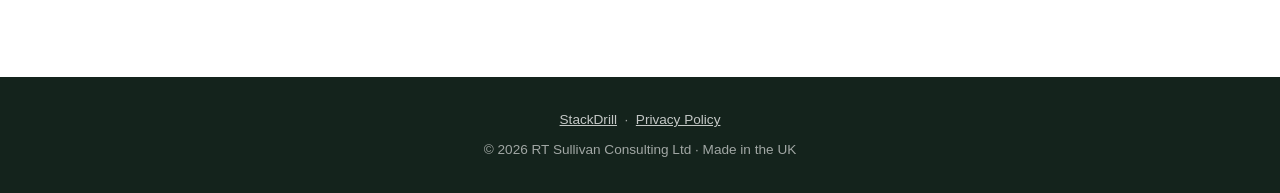
<file: stackdrill/support/index.html>
<!DOCTYPE html>
<html lang="en">
<head>
  <meta charset="UTF-8">
  <meta name="viewport" content="width=device-width, initial-scale=1.0">
  <title>StackDrill Support</title>
  <meta name="description" content="Help and support for the StackDrill memorised-deck drilling app.">
  <link rel="stylesheet" href="../../style.css">
  <style>
    :root {
      --forest:    #14231C;
      --meadow:    #23402D;
      --lime:      #C9A24B;
      --highlight: #E3C077;
      --tint:      #F6F1E4;
      --border:    #E4D6AC;
    }

    a { color: var(--meadow); }
    a:hover { color: var(--lime); }
    nav { background: var(--forest); }
    .nav-links a:hover { color: var(--lime); }
    .page-header { background: var(--forest); }
    .page-body h2 { color: var(--forest); border-color: var(--tint); }
    .page-body a { color: var(--meadow); }
    .qa dt { color: var(--forest); }
    footer { background: var(--forest); }
  </style>
</head>
<body>

<nav>
  <a class="nav-brand" href="/stackdrill/">StackDrill</a>
  <ul class="nav-links">
    <li><a href="/stackdrill/support/">Support</a></li>
    <li><a href="https://n3urs.github.io/MnemonicaStack/privacy.html">Privacy</a></li>
  </ul>
</nav>

<div class="page-header">
  <div class="container">
    <h1>Support</h1>
    <p>We aim to respond within 2 business days. <a href="mailto:oscar@sullivanltd.co.uk" style="color:var(--lime);">oscar@sullivanltd.co.uk</a></p>
  </div>
</div>

<div class="page-body">
  <div class="container">

    <h2>Getting started</h2>

    <dl class="qa">
      <dt>Which stacks does StackDrill support?</dt>
      <dd>Mnemonica and the Aronson stack are built in and ready to drill immediately. You can also add any custom stack of your own — enter the cards in your own order and StackDrill builds the drills around it.</dd>
    </dl>

    <dl class="qa">
      <dt>How do memory hooks work?</dt>
      <dd>Each deck position gets a Major System peg — a concrete image standing in for that number — and each card gets an image to help you picture it. These associations are a starting point: every one is editable, so you can swap in an image that sticks better for you.</dd>
    </dl>

    <dl class="qa">
      <dt>What are the drill modes?</dt>
      <dd>Card→Position, Position→Card, Neighbours, Sequence, ACAAN cuts, and a hands-free mode for practising without touching the screen.</dd>
    </dl>

    <dl class="qa">
      <dt>Do I need an internet connection?</dt>
      <dd>No. StackDrill runs entirely on your device.</dd>
    </dl>

    <h2>Drilling and progress</h2>

    <dl class="qa">
      <dt>Why do the same cards keep coming up?</dt>
      <dd>StackDrill uses weighted selection: cards you get wrong are quietly resurfaced more often than cards you already know, so practice time goes where you need it. There's no setting to adjust — it happens automatically as you drill.</dd>
    </dl>

    <dl class="qa">
      <dt>Can I edit an association after I've started drilling?</dt>
      <dd>Yes, at any time. If a memory hook isn't working for you, replace it — your progress on that card isn't lost.</dd>
    </dl>

    <h2>Purchases and pricing</h2>

    <dl class="qa">
      <dt>Is StackDrill a subscription?</dt>
      <dd>No — it's a one-time purchase of £4.99. Pay once, use it forever, no recurring charges.</dd>
    </dl>

    <dl class="qa">
      <dt>Can I get a refund?</dt>
      <dd>Refunds are handled by Apple. Visit <a href="https://reportaproblem.apple.com">reportaproblem.apple.com</a> to request one.</dd>
    </dl>

    <h2>Device requirements</h2>

    <dl class="qa">
      <dt>What devices does StackDrill run on?</dt>
      <dd>iPhone and iPad, running iOS 15.0 or later.</dd>
    </dl>

    <h2>Contact</h2>

    <p>If you have a question not covered here, found a bug, or have a suggestion, please get in touch:</p>
    <p><strong>Email:</strong> <a href="mailto:oscar@sullivanltd.co.uk">oscar@sullivanltd.co.uk</a></p>
    <p>When reporting a bug, it helps to include your device model and iOS version (Settings &rarr; General &rarr; About), a description of what happened, and a screenshot if you have one.</p>

  </div>
</div>

<footer>
  <div class="container">
    <p>
      <a href="/stackdrill/">StackDrill</a> &nbsp;·&nbsp;
      <a href="https://n3urs.github.io/MnemonicaStack/privacy.html">Privacy Policy</a>
    </p>
    <p style="margin-top:0.5rem;">© 2026 RT Sullivan Consulting Ltd · Made in the UK</p>
  </div>
</footer>

</body>
</html>
</file>
<file: style.css>
*, *::before, *::after { box-sizing: border-box; margin: 0; padding: 0; }

:root {
  --forest:  #1C3A0E;
  --meadow:  #2D5A16;
  --lime:    #7EC84A;
  --highlight: #A8E06A;
  --tint:    #EAF3DE;
  --straw:   #D4A84B;
  --text:    #1a1a1a;
  --muted:   #555;
  --border:  #d0e4be;
}

html { font-size: 16px; }

body {
  font-family: -apple-system, BlinkMacSystemFont, "Segoe UI", sans-serif;
  color: var(--text);
  background: #fff;
  line-height: 1.6;
}

a { color: var(--meadow); text-decoration: underline; }
a:hover { color: var(--lime); }

/* ── Nav ── */
nav {
  background: var(--forest);
  padding: 1rem 1.5rem;
  display: flex;
  align-items: center;
  justify-content: space-between;
  gap: 1rem;
}

.nav-brand {
  color: #fff;
  font-size: 1.1rem;
  font-weight: 700;
  text-decoration: none;
  letter-spacing: 0.02em;
}

.nav-links {
  display: flex;
  gap: 1.5rem;
  list-style: none;
}

.nav-links a {
  color: rgba(255,255,255,0.8);
  text-decoration: none;
  font-size: 0.9rem;
}

.nav-links a:hover { color: var(--lime); }

/* ── Footer ── */
footer {
  background: var(--forest);
  color: rgba(255,255,255,0.6);
  text-align: center;
  padding: 2rem 1.5rem;
  font-size: 0.85rem;
  margin-top: 4rem;
}

footer a { color: rgba(255,255,255,0.75); }
footer a:hover { color: var(--lime); }
footer p + p { margin-top: 0.4rem; }

/* ── Containers ── */
.container {
  max-width: 760px;
  margin: 0 auto;
  padding: 0 1.5rem;
}

.container-wide {
  max-width: 980px;
  margin: 0 auto;
  padding: 0 1.5rem;
}

/* ── Hero ── */
.hero {
  background: var(--forest);
  color: #fff;
  padding: 4rem 1.5rem 3.5rem;
  text-align: center;
}

.hero-icon {
  font-size: 3.5rem;
  margin-bottom: 1rem;
  display: block;
}

.hero h1 {
  font-size: clamp(2rem, 5vw, 3rem);
  font-weight: 800;
  line-height: 1.15;
  margin-bottom: 0.75rem;
}

.hero-tagline {
  font-size: clamp(1.05rem, 2.5vw, 1.3rem);
  color: var(--lime);
  font-style: italic;
  margin-bottom: 1.5rem;
}

.hero-sub {
  font-size: 1.05rem;
  color: rgba(255,255,255,0.8);
  max-width: 520px;
  margin: 0 auto 2rem;
}

/* ── Buttons ── */
.btn {
  display: inline-block;
  padding: 0.8rem 2rem;
  border-radius: 10px;
  font-weight: 700;
  font-size: 1rem;
  text-decoration: none;
  transition: background 0.15s, transform 0.1s;
  cursor: pointer;
}

.btn:active { transform: scale(0.97); }

.btn-primary {
  background: var(--lime);
  color: var(--forest);
}

.btn-primary:hover { background: var(--highlight); color: var(--forest); }

.btn-secondary {
  background: transparent;
  color: rgba(255,255,255,0.8);
  border: 2px solid rgba(255,255,255,0.4);
}

.btn-secondary:hover { border-color: var(--lime); color: var(--lime); }

.btn-group {
  display: flex;
  gap: 1rem;
  flex-wrap: wrap;
  justify-content: center;
}

/* ── Sections ── */
section { padding: 3.5rem 1.5rem; }
section:nth-child(even) { background: var(--tint); }

section h2 {
  font-size: 1.6rem;
  font-weight: 700;
  margin-bottom: 1.5rem;
  color: var(--forest);
  text-align: center;
}

/* ── Steps ── */
.steps {
  display: grid;
  grid-template-columns: repeat(auto-fit, minmax(200px, 1fr));
  gap: 1.5rem;
  margin-top: 1rem;
}

.step {
  text-align: center;
  padding: 1.5rem 1rem;
  background: #fff;
  border-radius: 14px;
  border: 1.5px solid var(--border);
}

.step-num {
  display: inline-flex;
  align-items: center;
  justify-content: center;
  width: 2.2rem;
  height: 2.2rem;
  background: var(--lime);
  color: var(--forest);
  font-weight: 800;
  border-radius: 50%;
  font-size: 1rem;
  margin-bottom: 0.75rem;
}

.step h3 { font-size: 1rem; margin-bottom: 0.4rem; color: var(--forest); }
.step p  { font-size: 0.9rem; color: var(--muted); }

/* ── Feature grid ── */
.features {
  display: grid;
  grid-template-columns: repeat(auto-fit, minmax(220px, 1fr));
  gap: 1.25rem;
}

.feature {
  padding: 1.25rem 1rem;
  background: #fff;
  border-radius: 12px;
  border: 1.5px solid var(--border);
}

.feature-icon { font-size: 1.6rem; margin-bottom: 0.5rem; display: block; }
.feature h3 { font-size: 0.95rem; font-weight: 700; margin-bottom: 0.3rem; color: var(--forest); }
.feature p  { font-size: 0.88rem; color: var(--muted); }

/* ── Compare table ── */
.compare {
  width: 100%;
  border-collapse: collapse;
  font-size: 0.95rem;
  margin-top: 1rem;
}

.compare th {
  background: var(--forest);
  color: #fff;
  padding: 0.75rem 1rem;
  text-align: left;
}

.compare td { padding: 0.7rem 1rem; border-bottom: 1px solid var(--border); }
.compare tr:last-child td { border-bottom: none; }
.compare tr:nth-child(even) td { background: rgba(126,200,74,0.06); }

.check { color: var(--lime); font-weight: 700; }
.cross { color: #c0392b; }

/* ── CTA strip ── */
.cta-strip {
  background: var(--meadow);
  color: #fff;
  text-align: center;
  padding: 3rem 1.5rem;
}

.cta-strip h2 { color: #fff; margin-bottom: 0.5rem; }
.cta-strip p { color: rgba(255,255,255,0.8); margin-bottom: 1.5rem; }

/* ── Content pages (support, privacy) ── */
.page-header {
  background: var(--forest);
  color: #fff;
  padding: 2.5rem 1.5rem;
}

.page-header h1 { font-size: 1.8rem; font-weight: 800; margin-bottom: 0.25rem; }
.page-header p  { color: rgba(255,255,255,0.75); font-size: 0.95rem; }

.page-body {
  padding: 2.5rem 1.5rem 4rem;
}

.page-body h2 {
  font-size: 1.2rem;
  font-weight: 700;
  color: var(--forest);
  margin: 2rem 0 0.75rem;
  padding-bottom: 0.4rem;
  border-bottom: 2px solid var(--tint);
  text-align: left;
}

.page-body h3 {
  font-size: 0.95rem;
  font-weight: 700;
  color: var(--text);
  margin: 1.25rem 0 0.3rem;
}

.page-body p  { margin-bottom: 0.75rem; color: var(--muted); font-size: 0.97rem; }
.page-body ul { margin: 0.25rem 0 0.75rem 1.4rem; color: var(--muted); font-size: 0.97rem; }
.page-body li { margin-bottom: 0.3rem; }

.page-body a { color: var(--meadow); }

.qa { margin-bottom: 1.5rem; }
.qa dt {
  font-weight: 700;
  color: var(--forest);
  font-size: 0.97rem;
  margin-bottom: 0.25rem;
}
.qa dd { color: var(--muted); font-size: 0.95rem; margin-left: 0; }

/* ── App Store badge placeholder ── */
.store-badge {
  display: inline-flex;
  align-items: center;
  gap: 0.6rem;
  background: #000;
  color: #fff;
  padding: 0.7rem 1.4rem;
  border-radius: 10px;
  text-decoration: none;
  font-size: 0.9rem;
  font-weight: 600;
  transition: opacity 0.15s;
}
.store-badge:hover { opacity: 0.85; color: #fff; }
.store-badge svg { flex-shrink: 0; }

/* ── App cards (index apps grid) ── */
.app-grid {
  display: grid;
  grid-template-columns: repeat(auto-fit, minmax(260px, 1fr));
  gap: 1.5rem;
  margin-top: 1.5rem;
}

.app-card {
  background: #fff;
  border: 1.5px solid var(--border);
  border-top: 4px solid var(--lime);
  border-radius: 16px;
  padding: 1.5rem;
  display: flex;
  flex-direction: column;
  gap: 0.9rem;
}

.app-card--stackdrill { border-top-color: var(--straw); }
.app-card--menopause  { border-top-color: #C8698F; }
.app-card--sessionz   { border-top-color: #3B82C4; }

.app-card-top {
  display: flex;
  align-items: center;
  gap: 1rem;
}

.app-icon {
  flex-shrink: 0;
  width: 64px;
  height: 64px;
  border-radius: 14px;
  overflow: hidden;
  background: var(--tint);
  display: flex;
  align-items: center;
  justify-content: center;
}

.app-icon img { display: block; width: 64px; height: 64px; object-fit: cover; }

.app-icon-fallback { font-size: 2rem; }

.app-card h3 { font-size: 1.1rem; margin-bottom: 0.15rem; }
.app-card h3 a { color: var(--forest); text-decoration: none; }
.app-card h3 a:hover { color: var(--lime); }

.app-card-meta { font-size: 0.85rem; color: var(--muted); }

.app-card p { font-size: 0.92rem; color: var(--muted); flex-grow: 1; }

.app-card-actions {
  display: flex;
  gap: 0.6rem;
  flex-wrap: wrap;
}

.btn-card {
  font-size: 0.85rem;
  font-weight: 700;
  text-decoration: none;
  padding: 0.5rem 0.9rem;
  border-radius: 8px;
  background: var(--tint);
  color: var(--forest);
}

.btn-card:hover { background: var(--highlight); color: var(--forest); }

.btn-card-store {
  background: var(--forest);
  color: #fff;
}

.btn-card-store:hover { background: var(--meadow); color: #fff; }

/* ── Responsive ── */
@media (max-width: 600px) {
  .nav-links { display: none; }
  .steps, .features { grid-template-columns: 1fr; }
  .compare { font-size: 0.85rem; }
  .compare th, .compare td { padding: 0.6rem 0.75rem; }
  .app-card-top { align-items: flex-start; }
}
</file>
<file: sessionz/style.css>
/* ── Sessionz.ai page theme — dark + electric blue ── */
:root {
  --sz-bg:      #0f0f0f;
  --sz-surface: #1a1a1a;
  --sz-border:  #2a2a2a;
  --sz-blue:    #3b82f6;
  --sz-blue-h:  #60a5fa;
  --sz-text:    #ffffff;
  --sz-muted:   #9ca3af;
}

body {
  background: var(--sz-bg);
  color: var(--sz-text);
}

/* Nav */
nav {
  background: rgba(15,15,15,0.92);
  backdrop-filter: blur(12px);
  -webkit-backdrop-filter: blur(12px);
  border-bottom: 1px solid var(--sz-border);
  position: sticky;
  top: 0;
  z-index: 100;
}
.nav-brand { color: var(--sz-text); }
.nav-links a { color: var(--sz-muted); }
.nav-links a:hover { color: var(--sz-blue); }

/* Links */
a { color: var(--sz-blue); }
a:hover { color: var(--sz-blue-h); }

/* Hero — full-viewport dark, centred */
.hero {
  background: var(--sz-bg);
  border-bottom: 1px solid var(--sz-border);
  min-height: 92vh;
  display: flex;
  flex-direction: column;
  align-items: center;
  justify-content: center;
  padding: 5rem 1.5rem 4rem;
  text-align: center;
}
.hero h1 { color: var(--sz-text); }
.hero-sub { color: var(--sz-muted); }

/* Override lime tagline colour */
.hero-tagline { color: var(--sz-blue); font-style: normal; }

/* Sections */
section { background: var(--sz-bg); }
section:nth-child(even) { background: var(--sz-surface); }
section h2 { color: var(--sz-text); }

/* Feature cards */
.feature {
  background: var(--sz-surface);
  border-color: var(--sz-border);
}
.feature h3 { color: var(--sz-text); }
.feature p  { color: var(--sz-muted); }

/* Override lime primary button */
.btn-primary {
  background: var(--sz-blue);
  color: #fff;
}
.btn-primary:hover { background: var(--sz-blue-h); color: #fff; }

/* CTA strip */
.cta-strip {
  background: var(--sz-surface);
  border-top: 1px solid var(--sz-border);
  border-bottom: 1px solid var(--sz-border);
}
.cta-strip h2 { color: var(--sz-text); }
.cta-strip p  { color: var(--sz-muted); }

/* Page header (support/privacy) */
.page-header {
  background: var(--sz-surface);
  border-bottom: 1px solid var(--sz-border);
}
.page-header h1 { color: var(--sz-text); }
.page-header p  { color: var(--sz-muted); }

/* Page body */
.page-body { background: var(--sz-bg); }
.page-body h2 {
  color: var(--sz-text);
  border-bottom-color: var(--sz-border);
}
.page-body h3 { color: var(--sz-text); }
.page-body p  { color: var(--sz-muted); }
.page-body ul { color: var(--sz-muted); }
.page-body a  { color: var(--sz-blue); }

/* Q&A */
.qa dt { color: var(--sz-text); }
.qa dd { color: var(--sz-muted); }

/* Footer */
footer {
  background: #000;
  border-top: 1px solid var(--sz-border);
}

/* ── Screenshot carousel ── */
.sz-carousel-section {
  background: var(--sz-bg);
  padding: 3rem 0;
}

/* Container constrains to one screenshot width so scroll-snap kicks in */
.sz-carousel {
  display: flex;
  overflow-x: auto;
  scroll-snap-type: x mandatory;
  -webkit-overflow-scrolling: touch;
  scrollbar-width: none;
  max-width: 320px;
  margin: 0 auto;
}
.sz-carousel::-webkit-scrollbar { display: none; }

/* Each item fills the full container width — one per "page" */
.sz-carousel-item {
  flex: 0 0 100%;
  scroll-snap-align: start;
  display: flex;
  justify-content: center;
  padding: 0.5rem 0 1rem;
  margin: 0;
}

.sz-carousel-item img {
  width: 260px;
  max-width: 90vw;
  border-radius: 36px;
  box-shadow: 0 16px 48px rgba(0,0,0,0.6);
  display: block;
}

.sz-dots {
  display: flex;
  justify-content: center;
  gap: 0.5rem;
  margin-top: 0.75rem;
}

.sz-dots button {
  width: 8px;
  height: 8px;
  border-radius: 50%;
  border: none;
  background: #333;
  cursor: pointer;
  padding: 0;
  transition: background 0.2s;
}

.sz-dots button.active { background: var(--sz-blue); }
</file>
